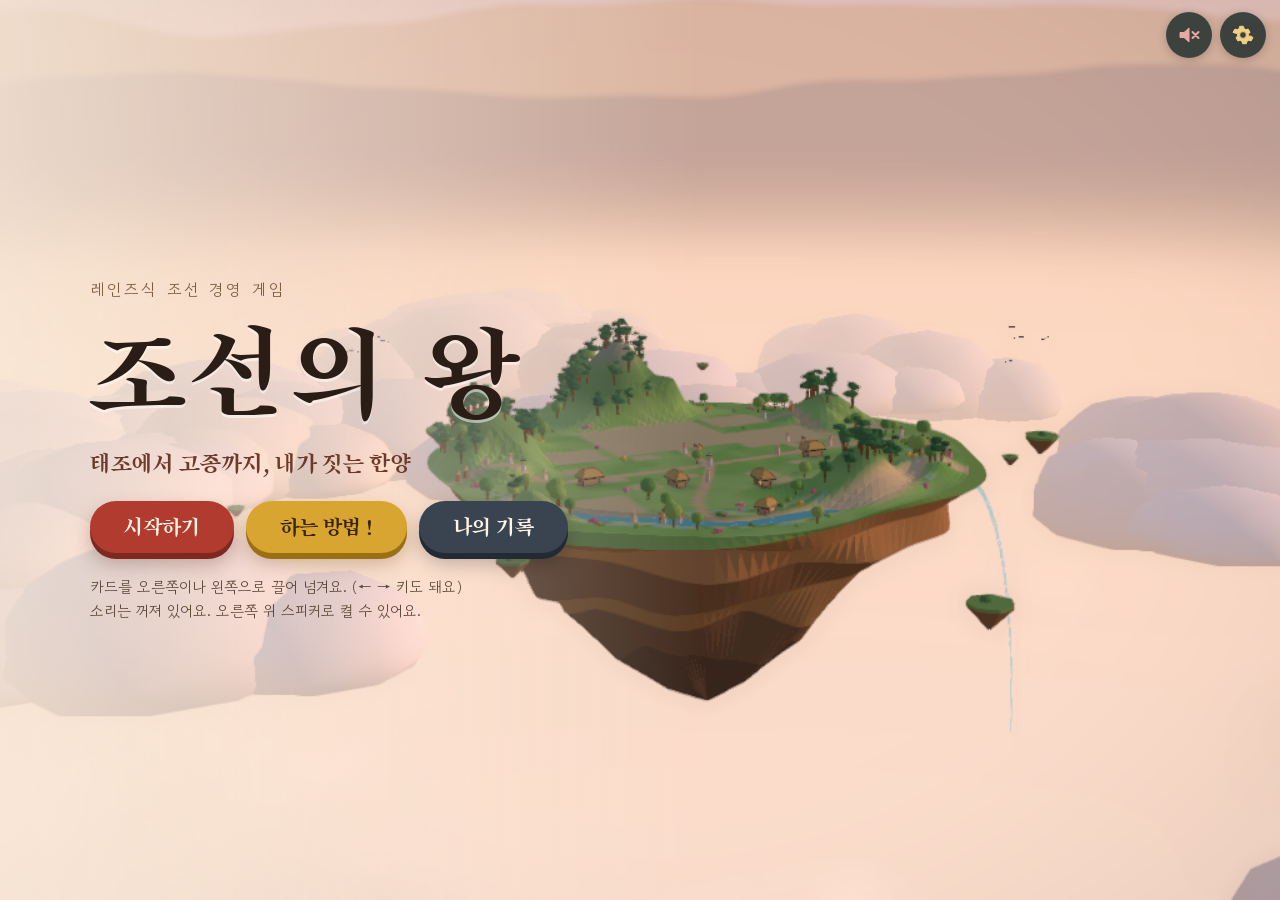
<file: index.html>
<!doctype html>
<html lang="ko">
<head>
<meta charset="utf-8">
<meta name="viewport" content="width=device-width, initial-scale=1, viewport-fit=cover">
<title>조선의 왕</title>
<!-- 배포할 때마다 ?v= 숫자를 올린다(캐시) -->
<link rel="stylesheet" href="engine/engine.css?v=44">
</head>
<body>
<div id="app">
  <canvas id="gl"></canvas>
  <div id="labels"></div>
  <div id="skyText" aria-hidden="true"></div>
  <div id="zoneAlert" role="status"></div>
  <!-- 돌발 이벤트(10-13): 터지는 순간의 큰 글씨 · 사관의 한 줄 · 낡은 지도 -->
  <div id="evBanner" aria-live="polite"><div class="eb-kind"></div><div class="eb-name"></div></div>
  <div id="sagwanLine" aria-live="polite"><span class="sl-who">사관</span><span class="sl-text"></span></div>
  <div id="evMap" aria-hidden="true"><svg viewBox="0 0 200 140"><path d="M8 14 Q60 4 100 12 T192 10 L188 128 Q130 136 96 128 T12 132 Z" fill="#efe0bc" stroke="#9a7a4a" stroke-width="3"/><path d="M30 100 L60 60 L80 82 L110 40 L140 78 L160 64 L176 96" fill="none" stroke="#6b5a3a" stroke-width="3" stroke-linejoin="round"/><path d="M40 112 Q80 98 120 110 T180 104" fill="none" stroke="#5fa6b8" stroke-width="3"/><path d="M50 120 C70 90 100 90 104 58" fill="none" stroke="#a33" stroke-width="2.5" stroke-dasharray="5 5"/><path d="M96 34 l16 16 M112 34 l-16 16" stroke="#c0392b" stroke-width="6" stroke-linecap="round"/></svg></div>

  <div id="hud">
    <div id="stage"><span class="seal" id="stageSeal"></span><span id="stageName"></span><span id="trueSeal" title="진엔딩: 실제 역사대로">實錄</span></div>
    <!-- 왕의 마음(10-13-2, 게임 속 일): 임금 메달 옆 붓에 먹이 차오른다. 기질이 붙으면 그 아래 -->
    <div id="kingMind" style="display:none"><div class="km-medal"><div class="km-mask"><img class="km-face" alt=""></div><span class="km-cap">왕의 마음</span></div><div class="km-brush" title="왕의 마음 (게임 속 일)"><div class="km-ink"></div><span class="km-tip"></span></div><div class="km-trait" style="display:none"><span class="kt-icon"></span><span class="kt-text"><span class="kt-name"></span><span class="kt-tip"></span></span></div></div>
    <!-- 왕별 장치(설계서 2장): 세종 발명 진행도 0~6 두루마리 눈금 -->
    <div id="devBar" style="display:none"><span id="devName"></span><span id="devTicks"></span><span id="devNum"></span><span id="devDelta"></span></div>
    <div class="topbtns">
      <button id="btnScroll" class="ibtn" aria-label="사관의 두루마리" title="사관의 두루마리 다시 보기" style="display:none">
        <svg viewBox="0 0 24 24"><path d="M6 3.5h11a3 3 0 0 1 3 3V8h-3v11.5a2 2 0 0 1-2 2H6a3 3 0 0 1-3-3V17h3z" opacity=".9"/><path fill="#23302f" d="M8.5 8h6v1.4h-6zM8.5 11h6v1.4h-6zM8.5 14h4.5v1.4H8.5z"/></svg>
      </button>
      <button id="btnHome" class="ibtn" aria-label="첫 화면" title="첫 화면으로">
        <svg viewBox="0 0 24 24"><path d="M12 3.5L2.5 11.5h2.8V20h5v-5.2h3.4V20h5v-8.5h2.8z"/></svg>
      </button>
      <button id="btnSound" class="ibtn off" aria-label="소리 켜기" title="소리 켜기/끄기">
        <svg viewBox="0 0 24 24"><path d="M3 9.5h4l5-4.5v14l-5-4.5H3z"/><path class="wave" d="M15.5 8.5a5 5 0 0 1 0 7M18 6a8.5 8.5 0 0 1 0 12" fill="none" stroke-width="2" stroke-linecap="round"/><path class="cross" d="M15.5 9l6 6M21.5 9l-6 6" fill="none" stroke-width="2" stroke-linecap="round"/></svg>
      </button>
      <button id="btnSet" class="ibtn" aria-label="설정" title="설정">
        <svg viewBox="0 0 24 24"><path d="M12 8.6a3.4 3.4 0 1 0 0 6.8 3.4 3.4 0 0 0 0-6.8zm8.2 4.6l1.8 1.4-2 3.4-2.2-.8a7.6 7.6 0 0 1-2 1.2l-.4 2.3h-3.9l-.4-2.3a7.6 7.6 0 0 1-2-1.2l-2.2.8-2-3.4 1.8-1.4a7.7 7.7 0 0 1 0-2.4L2 9.4l2-3.4 2.2.8a7.6 7.6 0 0 1 2-1.2L8.6 3.3h3.9l.4 2.3a7.6 7.6 0 0 1 2 1.2l2.2-.8 2 3.4-1.8 1.4a7.7 7.7 0 0 1 0 2.4z"/></svg>
      </button>
    </div>
  </div>

  <section id="panel">
    <div id="gauges"></div>
    <div id="deck">
      <div class="card-back"></div>
      <div id="card">
        <div class="choice left" id="chL"></div>
        <div class="choice right" id="chR"></div>
        <div id="outside">교과서 밖</div>
        <div id="gameTag">게임 속 일</div>
        <div id="chainTag"></div>
        <div class="por-wrap"><img id="portrait" alt="" draggable="false"></div>
        <div class="who-line"><span id="who"></span><span id="whoTitle"></span></div>
        <div id="runBox"><span class="run-label" id="runLabel">이번 생에서</span><span id="runText"></span></div>
        <div id="stamp" aria-hidden="true">그래도<br>역사는<br>흘렀다</div>
        <div id="realLabel">📜 실제 역사</div>
        <div id="crisisName"></div>
        <p id="text"></p>
        <p id="similar"></p>
        <div id="turn"></div>
        <div id="hand" aria-hidden="true"><svg viewBox="0 0 48 48"><path d="M19 22V8.5a3 3 0 0 1 6 0V20l.4-.1a3 3 0 0 1 3.6 2.2l.2.1a3 3 0 0 1 4 2.3 3 3 0 0 1 4.6 2.4V33c0 6.6-4.6 11-11 11h-2c-4 0-6.7-1.8-8.8-5.3l-5.6-9.4a2.8 2.8 0 0 1 4.6-3.2L19 30z"/></svg><span>끌어서 넘겨요</span></div>
      </div>
    </div>
    <div id="hint"><span id="hintL"></span><span id="hintR"></span></div>
    <div id="chance"><span id="chanceL"></span><span id="chanceR"></span></div>
    <div id="altFan" aria-live="polite"></div>
    <button id="altBtn" type="button"><span class="ab-up">↑ 다른 길</span><span id="altLabel"></span><span id="altWhy"></span></button>
    <div id="grainMark" aria-hidden="true"></div>
    <div id="luck" aria-live="polite"><div class="coin"><span>運</span></div><div id="luckText"></div></div>
    <div id="boxReveal" aria-live="polite"><div class="br-box"></div><div class="br-res"></div><div class="br-word"></div></div>
    <div id="held" aria-live="polite"><div class="h-scroll"><div class="h-stamp">버팀</div><div id="heldName"></div><div id="heldLine"></div></div></div>
    <div id="result"></div>
  </section>

  <div id="title">
    <div class="t-box">
      <div class="t-small" id="tSmall"></div>
      <h1 id="tTitle">조선의 왕</h1>
      <div class="t-sub">태조에서 고종까지, 내가 짓는 한양</div>
      <div class="t-btns">
        <button id="btnContinue" class="big hide">이어 하기</button>
        <button id="btnNew" class="big">시작하기</button>
        <button id="btnHow" class="big how">하는 방법 !</button>
        <button id="btnRecords" class="big ghost">나의 기록</button>
      </div>
      <div class="t-note">카드를 오른쪽이나 왼쪽으로 끌어 넘겨요. (← → 키도 돼요)<br>소리는 꺼져 있어요. 오른쪽 위 스피커로 켤 수 있어요.</div>
    </div>
  </div>

  <div id="quiz" class="modal hide">
    <div class="m-box q-box">
      <div class="q-head"><span id="qNum"></span><span id="qOutside" class="tag-out">교과서 밖</span></div>
      <p id="qText"></p>
      <div id="qOpts"></div>
      <div id="qFeedback"></div>
      <button id="qNext" class="big hide">다음 질문</button>
    </div>
  </div>

  <div id="fall" class="modal bottom hide">
    <div class="m-box f-box">
      <img id="fallPortrait" alt="">
      <h2>실각</h2>
      <div id="fallCrisis"></div>
      <div id="fallName"></div>
      <p id="fallMsg"></p>
      <p id="fallReal"></p>
      <p id="fallHint"></p>
      <div class="btns"><button id="btnRetry">같은 왕 다시</button><button id="btnFallKings">다른 왕 고르기</button><button id="btnFallHome" class="ghost">첫 화면</button></div>
    </div>
  </div>

  <div id="intro" class="modal hide">
    <div class="m-box in-box">
      <div class="in-head"><span id="inSeal" class="in-seal"></span><div><div id="inKing"></div><h2 id="inTitle"></h2></div></div>
      <div id="inPage"><p id="inText"></p></div>
      <div id="inSrc"></div>
      <div id="inLevel"></div>
      <div id="inStart"></div>
      <div id="inDots"></div>
      <div class="in-btns"><button id="inBack" style="display:none">← 앞 장</button><button id="inGo">나라를 다스리러 간다 →</button></div>
    </div>
  </div>

  <!-- 하는 방법(첫 화면 「하는 방법 !」): 네 장. 첫 장은 직접 끌어 보는 연습 카드 두 장 -->
  <div id="howTo" class="modal hide">
    <div class="m-box in-box how-box">
      <div id="hwPage"></div>
      <div id="hwDots"></div>
      <div class="in-btns"><button id="hwBack" style="display:none">← 앞 장</button><button id="hwGo">다음 장 →</button></div>
      <button id="hwClose" class="hw-x" aria-label="닫기">✕</button>
    </div>
  </div>

  <div id="kingPick" class="modal hide">
    <div class="m-box kp-box"><h3>어느 왕으로 할까요?</h3><div id="kpList"></div><button data-close="kingPick" class="close">닫기</button></div>
  </div>

  <div id="diffPick" class="modal hide">
    <div class="m-box dp-box"><h3 id="dpHead">난이도를 골라요</h3><div id="dpList"></div><button data-close="diffPick" class="close">닫기</button></div>
  </div>

  <div id="warnFirst" class="modal hide" role="alertdialog">
    <div class="m-box wf-box"><div id="wfIcon"></div><p id="wfText"></p><p id="wfSub"></p><button id="wfOk">알겠어요</button></div>
  </div>

  <div id="compare" class="modal hide">
    <div class="m-box c-box">
      <div class="c-head"><span id="cmpKing"></span><h3>나의 역사 vs 실제 역사</h3></div>
      <div id="cmpTrue"><div class="ct-label">실제 역사와 같은 사건</div><div id="cmpTrueN"></div><div id="cmpTrueLeft"></div></div>
      <div class="c-cols"><div class="c-col-h">나의 실록</div><div class="c-col-h">실제 실록</div></div>
      <div id="cmpRows"></div>
      <div id="cmpSum"></div>
      <div id="cmpMerge"></div>
      <div class="btns"><button id="btnCmpNext">사관이 실제 역사를 묻습니다 →</button></div>
    </div>
  </div>

  <div id="ending" class="modal hide">
    <div class="m-box end-box">
      <div class="end-scrolls"><div class="es mine">나의 실록</div><div class="es real">실제 실록</div></div>
      <div class="end-seal">實錄</div>
      <div id="endKind"></div>
      <div id="endTitle"></div>
      <div id="endDiff"></div>
      <p id="endLine"></p>
      <div id="endCount"></div>
      <div id="endPreview" class="small">(미리 보기 — 특별 연출은 다섯 왕이 모두 들어온 뒤 채워요)</div>
      <div class="btns"><button data-close="ending">닫기</button></div>
    </div>
  </div>

  <div id="soon" class="modal bottom hide">
    <div class="m-box e-box">
      <div class="e-small" id="soonHead"></div>
      <h2>사관 기록</h2>
      <div id="soonQuiz"></div>
      <div id="soonTrue"></div>
      <div id="soonTitles" class="e-title"></div>
      <div id="soonVals"></div>
      <div id="soonBuilt"></div>
      <p id="soonNext"></p>
      <div class="btns"><button id="btnAgain">같은 왕 다시</button><button id="btnOtherKing">다른 왕 고르기</button><button id="btnSoonHome" class="ghost">첫 화면</button><button id="btnSoonRecords" class="ghost">나의 기록</button></div>
    </div>
  </div>

  <div id="records" class="modal hide">
    <div class="m-box r-box">
      <h3>나의 기록</h3>
      <div id="recSummary"></div>
      <h4>도감</h4><ul id="recCodex"></ul>
      <h4>칭호</h4><ul id="recTitles"></ul>
      <h4>실각 기록</h4><ul id="recFalls"></ul>
      <h4>위기 도감</h4><ul id="recCrisis" class="cx-crisis"></ul>
      <h4>돌발 사건 <small>(게임 속 일)</small></h4><ul id="recEvents" class="rec-events"></ul>
      <h4>버틴 위기</h4><ul id="recHeld" class="rec-held"></ul>
      <h4>갈림길</h4><ul id="recPaths" class="rec-paths"></ul>
      <h4>서가</h4><div id="recShelf" class="rec-shelf"></div>
      <h4>기록관 — 나의 역사 vs 실제 역사</h4><ul id="recArchive" class="rec-archive"></ul>
      <button data-close="records" class="close">닫기</button>
    </div>
  </div>

  <div id="settings" class="modal side hide">
    <div class="m-box s-box">
      <h3>설정</h3>
      <div class="row"><span>화질</span>
        <label><input type="radio" name="tier" value="auto">자동</label>
        <label><input type="radio" name="tier" value="high">높음</label>
        <label><input type="radio" name="tier" value="normal">보통</label>
        <label><input type="radio" name="tier" value="low">낮음</label>
      </div>
      <div class="row small" id="tierNow"></div>
      <div class="row"><label><input type="checkbox" id="optSound">효과음</label><label><input type="checkbox" id="optMusic">음악</label></div>
      <div class="row"><span>난이도</span><select id="optDiff"></select></div>
      <div class="row small" id="diffNote"></div>
      <div class="row"><label><input type="checkbox" id="optShort">짧은 생 (꼭 나올 카드만)</label></div>
      <h4>기록 코드</h4>
      <div class="row small">다른 기기에서 이어 하려면 코드를 복사해 두었다가 그 기기에서 붙여 넣으세요.</div>
      <textarea id="codeBox" rows="3" spellcheck="false" placeholder="여기에 기록 코드가 나와요 / 붙여 넣어요"></textarea>
      <div class="row"><button id="btnExport">코드 만들기</button><button id="btnCopy">복사</button><button id="btnImport">불러오기</button></div>
      <div class="row small" id="codeMsg"></div>
      <div class="row small warn" id="saveWarn" style="display:none">이 기기에서는 저장이 되지 않아요. 기록 코드를 써 주세요.</div>
      <div class="row"><button id="btnWipe" class="danger">이 기기의 기록 지우기</button><button data-close="settings">닫기</button></div>
    </div>
  </div>

  <div id="debug" class="hide"></div>
  <div id="lost" class="hide"><p>그래픽을 다시 불러오는 중…</p></div>
  <div id="loading"><p>섬을 띄우는 중…</p></div>
</div>
<script src="engine/lib/three.min.js?v=44"></script>
<script src="engine/toy.js?v=44"></script>
<script src="engine/props.js?v=44"></script>
<script src="eras/joseon/map.js?v=44"></script>
<script src="eras/joseon/models.js?v=44"></script>
<script src="eras/joseon/models-taejo.js?v=44"></script>
<script src="eras/joseon/models-sejong.js?v=44"></script>
<script src="eras/joseon/models-seonjo.js?v=44"></script>
<script src="eras/joseon/models-yeongjo.js?v=44"></script>
<script src="eras/joseon/models-gojong.js?v=44"></script>
<script src="eras/joseon/era.js?v=44"></script>
<!-- 데이터: 공통 + 왕별 (왕이 늘면 그 왕 폴더의 두 줄을 더한다) -->
<script src="eras/joseon/data/common/roles.js?v=44"></script>
<script src="eras/joseon/data/common/records.js?v=44"></script>
<script src="eras/joseon/data/common/stages.js?v=44"></script>
<script src="eras/joseon/data/common/scrolls.js?v=44"></script>
<script src="eras/joseon/data/common/daily.js?v=44"></script>
<script src="eras/joseon/data/taejo/cards.js?v=44"></script>
<script src="eras/joseon/data/taejo/quizzes.js?v=44"></script>
<script src="eras/joseon/data/taejo/more.js?v=44"></script>
<script src="eras/joseon/data/taejo/quizzes-more.js?v=44"></script>
<script src="eras/joseon/data/taejo/events.js?v=44"></script>
<script src="eras/joseon/data/taejo/routes.js?v=44"></script>
<script src="eras/joseon/data/taejo/v2.js?v=44"></script>
<script src="eras/joseon/data/sejong/cards.js?v=44"></script>
<script src="eras/joseon/data/sejong/quizzes.js?v=44"></script>
<script src="eras/joseon/data/sejong/v2.js?v=44"></script>
<script src="eras/joseon/data/sejong/more.js?v=44"></script>
<script src="eras/joseon/data/sejong/quizzes-more.js?v=44"></script>
<script src="eras/joseon/data/sejong/events.js?v=44"></script>
<script src="eras/joseon/data/sejong/routes.js?v=44"></script>
<script src="eras/joseon/data/seonjo/cards.js?v=44"></script>
<script src="eras/joseon/data/seonjo/quizzes.js?v=44"></script>
<script src="eras/joseon/data/seonjo/events.js?v=44"></script>
<script src="eras/joseon/data/seonjo/v2.js?v=44"></script>
<script src="eras/joseon/data/seonjo/more.js?v=44"></script>
<script src="eras/joseon/data/seonjo/quizzes-more.js?v=44"></script>
<script src="eras/joseon/data/seonjo/routes.js?v=44"></script>
<script src="eras/joseon/data/yeongjo/cards.js?v=44"></script>
<script src="eras/joseon/data/yeongjo/quizzes.js?v=44"></script>
<script src="eras/joseon/data/yeongjo/events.js?v=44"></script>
<script src="eras/joseon/data/yeongjo/more.js?v=44"></script>
<script src="eras/joseon/data/yeongjo/quizzes-more.js?v=44"></script>
<script src="eras/joseon/data/yeongjo/routes.js?v=44"></script>
<script src="eras/joseon/data/gojong/cards.js?v=44"></script>
<script src="eras/joseon/data/gojong/quizzes.js?v=44"></script>
<script src="eras/joseon/data/gojong/events.js?v=44"></script>
<script src="eras/joseon/data/gojong/more.js?v=44"></script>
<script src="eras/joseon/data/gojong/quizzes-more.js?v=44"></script>
<script src="eras/joseon/data/gojong/routes.js?v=44"></script>
<script src="engine/terms.js?v=44"></script>
<script src="engine/save.js?v=44"></script>
<script src="engine/world.js?v=44"></script>
<script src="engine/audio.js?v=44"></script>
<script src="engine/cards.js?v=44"></script>
<script src="engine/quiz.js?v=44"></script>
<script src="engine/cond.js?v=44"></script>
<script src="engine/crisis.js?v=44"></script>
<script src="engine/events.js?v=44"></script>
<script src="engine/evfx.js?v=44"></script>
<script src="engine/game.js?v=44"></script>
<script src="engine/ui.js?v=44"></script>
<script src="engine/main.js?v=44"></script>
</body>
</html>
</file>
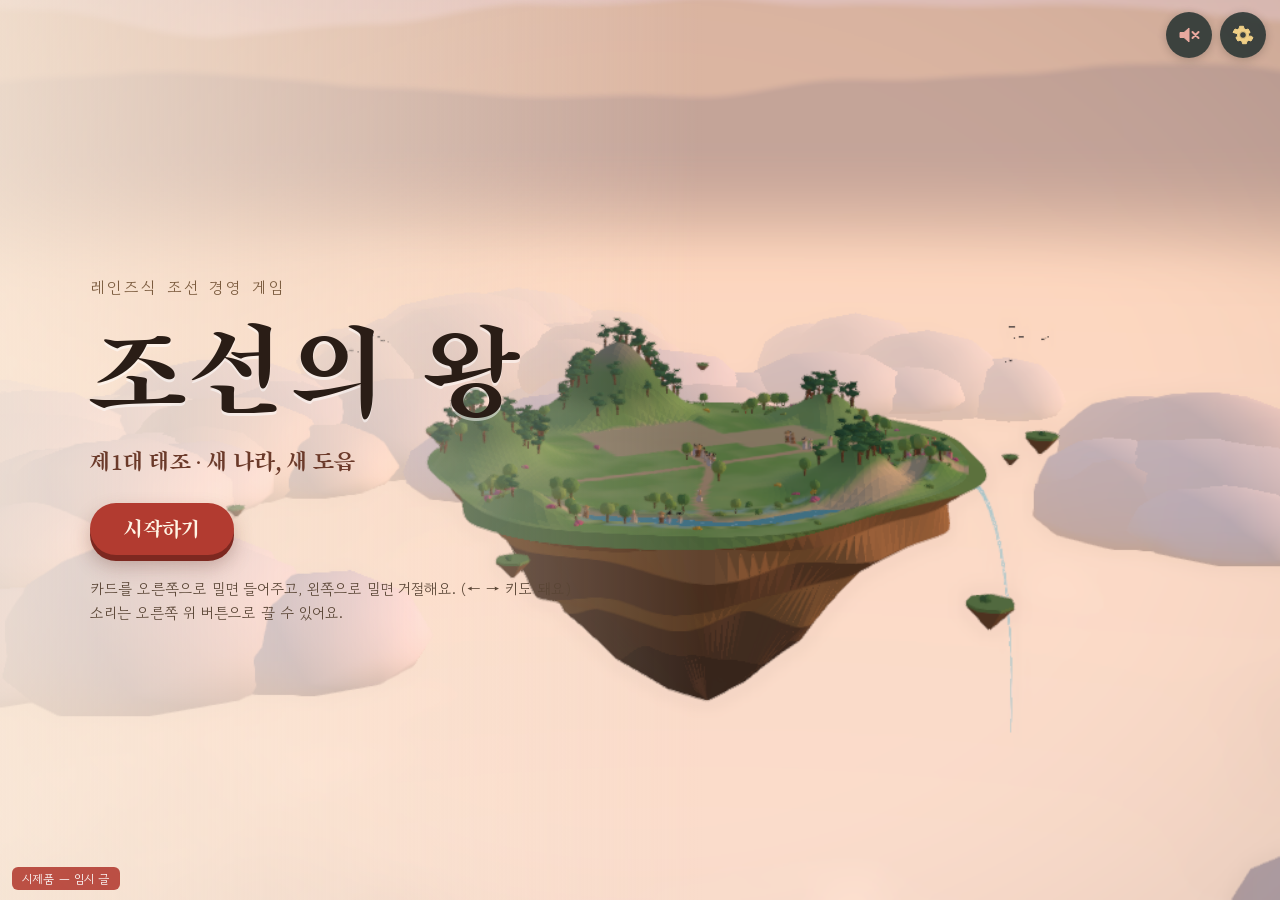
<file: prototype/index.html>
<!doctype html>
<html lang="ko">
<head>
<meta charset="utf-8">
<meta name="viewport" content="width=device-width, initial-scale=1, viewport-fit=cover">
<title>조선의 왕 — 태조 (그래픽 시제품)</title>
<link rel="stylesheet" href="css/style.css">
</head>
<body>
<div id="app">
  <canvas id="gl"></canvas>
  <div id="labels"></div>

  <div id="hud">
    <div id="stage"><span class="seal">太祖</span><span>태조 · 새 도읍 한양</span></div>
    <div class="topbtns">
      <button id="btnSound" class="ibtn" aria-label="소리 끄기" title="소리 켜기/끄기">
        <svg viewBox="0 0 24 24"><path d="M3 9.5h4l5-4.5v14l-5-4.5H3z"/><path class="wave" d="M15.5 8.5a5 5 0 0 1 0 7M18 6a8.5 8.5 0 0 1 0 12" fill="none" stroke-width="2" stroke-linecap="round"/><path class="cross" d="M15.5 9l6 6M21.5 9l-6 6" fill="none" stroke-width="2" stroke-linecap="round"/></svg>
      </button>
      <button id="btnSet" class="ibtn" aria-label="설정" title="설정">
        <svg viewBox="0 0 24 24"><path d="M12 8.6a3.4 3.4 0 1 0 0 6.8 3.4 3.4 0 0 0 0-6.8zm8.2 4.6l1.8 1.4-2 3.4-2.2-.8a7.6 7.6 0 0 1-2 1.2l-.4 2.3h-3.9l-.4-2.3a7.6 7.6 0 0 1-2-1.2l-2.2.8-2-3.4 1.8-1.4a7.7 7.7 0 0 1 0-2.4L2 9.4l2-3.4 2.2.8a7.6 7.6 0 0 1 2-1.2L8.6 3.3h3.9l.4 2.3a7.6 7.6 0 0 1 2 1.2l2.2-.8 2 3.4-1.8 1.4a7.7 7.7 0 0 1 0 2.4z"/></svg>
      </button>
    </div>
  </div>

  <section id="panel">
    <div id="gauges"></div>
    <div id="deck">
      <div class="card-back"></div>
      <div id="card">
        <div class="choice left" id="chL"></div>
        <div class="choice right" id="chR"></div>
        <div class="por-wrap"><img id="portrait" alt="" draggable="false"></div>
        <div class="who-line"><span id="who"></span><span id="whoTitle"></span></div>
        <p id="text"></p>
        <div id="turn"></div>
      </div>
    </div>
    <div id="hint"><span>← 거절한다</span><span>들어준다 →</span></div>
    <div id="result"></div>
  </section>

  <div id="title">
    <div class="t-box">
      <div class="t-small">레인즈식 조선 경영 게임</div>
      <h1>조선의 왕</h1>
      <div class="t-sub">제1대 태조 · 새 나라, 새 도읍</div>
      <button id="btnStart" class="big">시작하기</button>
      <div class="t-note">카드를 오른쪽으로 밀면 들어주고, 왼쪽으로 밀면 거절해요. (← → 키도 돼요)<br>소리는 오른쪽 위 버튼으로 끌 수 있어요.</div>
    </div>
  </div>

  <div id="end" class="hide">
    <div class="e-box">
      <div class="e-small">새 도읍이 완성되었습니다</div>
      <h2>나의 한양</h2>
      <div class="e-title">칭호 「새 도읍의 주인」</div>
      <div id="endSummary"></div>
      <div class="btns"><button id="btnAgain">다시 하기</button><button id="btnFallPreview" class="ghost">실각 장면 보기</button></div>
    </div>
  </div>

  <div id="fall" class="hide">
    <div class="f-box">
      <img id="fallPortrait" alt="">
      <h2>실각</h2>
      <p id="fallMsg"></p>
      <div class="btns"><button id="btnAgain2">다시 하기</button></div>
    </div>
  </div>

  <div id="settings" class="hide">
    <h3>설정</h3>
    <div class="row"><span>화질</span>
      <label><input type="radio" name="tier" value="auto">자동</label>
      <label><input type="radio" name="tier" value="high">높음</label>
      <label><input type="radio" name="tier" value="normal">보통</label>
      <label><input type="radio" name="tier" value="low">낮음</label>
    </div>
    <div class="row small" id="tierNow"></div>
    <div class="row"><label><input type="checkbox" id="optSound">효과음</label><label><input type="checkbox" id="optMusic">음악</label></div>
    <div class="row small">주소 끝에 ?q=low 를 붙이면 화질을 낮음으로 고정해요.</div>
    <button id="btnSetClose">닫기</button>
  </div>

  <div id="proto">시제품 — 임시 글</div>
  <div id="debug" class="hide"></div>
  <div id="lost" class="hide"><p>그래픽을 다시 불러오는 중…</p></div>
  <div id="loading"><p>섬을 띄우는 중…</p></div>
</div>
<script src="lib/three.min.js"></script>
<script src="js/toy.js"></script>
<script src="js/models.js"></script>
<script src="js/world.js"></script>
<script src="js/audio.js"></script>
<script src="js/game.js"></script>
<script src="js/main.js"></script>
</body>
</html>
</file>
<file: engine/engine.css>
@font-face { font-family: 'JKTitle'; src: url('fonts/SongMyung-sub.woff2') format('woff2'); font-display: swap; }
@font-face { font-family: 'JKBody'; src: url('fonts/GowunDodum-sub.woff2') format('woff2'); font-display: swap; }

:root {
  --ink: #2a211b;
  --paper: #f5ecd6;
  --paper2: #eadcbc;
  --lacquer: #23302f;
  --lacquer2: #2f4341;
  --gold: #f0cf86;
  --red: #b23b30;
  --green: #2f7f6f;
  --blue: #2f5f8c;
  --panel-w: clamp(300px, 30vw, 400px);
}
* { box-sizing: border-box; }
html, body { margin: 0; height: 100%; overflow: hidden; background: #f2ddca; color: var(--ink);
  font-family: 'JKBody', 'Malgun Gothic', 'Apple SD Gothic Neo', sans-serif; -webkit-tap-highlight-color: transparent; user-select: none; }
#app { position: fixed; inset: 0; }
#gl { position: absolute; inset: 0; width: 100%; height: 100%; display: block; touch-action: none; }
.hide { display: none !important; }
button { font-family: inherit; }

/* 흔들림 */
body.shake #app { animation: shake .42s cubic-bezier(.36,.07,.19,.97); }
@keyframes shake { 10%,90% { transform: translate(-1px, 1px); } 20%,80% { transform: translate(3px, -1px); } 30%,50%,70% { transform: translate(-4px, 2px); } 40%,60% { transform: translate(4px, -2px); } }

/* 위쪽 띠 */
#hud { position: absolute; top: 0; left: 0; right: 0; display: flex; justify-content: space-between; align-items: flex-start; padding: 12px 14px; pointer-events: none; z-index: 20; }
#stage { display: flex; align-items: center; gap: 10px; font-family: 'JKTitle', serif; font-size: 20px; color: #2a211b; background: rgba(245,236,214,.82); padding: 6px 14px 6px 6px; border-radius: 999px; box-shadow: 0 2px 10px rgba(60,40,20,.15); opacity: 0; transition: opacity .8s; }
body.playing #stage { opacity: 1; }
.seal { display: inline-grid; place-items: center; width: 34px; height: 34px; border-radius: 8px; background: var(--red); color: #fbe9d0; font-size: 14px; font-family: 'JKTitle', serif; letter-spacing: -1px; }
.topbtns { display: flex; gap: 8px; pointer-events: auto; }
.ibtn { width: 46px; height: 46px; border-radius: 50%; border: 0; background: rgba(35,48,47,.86); color: var(--gold); display: grid; place-items: center; cursor: pointer; box-shadow: 0 2px 10px rgba(0,0,0,.2); }
.ibtn svg { width: 24px; height: 24px; fill: currentColor; stroke: currentColor; }
.ibtn .cross { display: none; }
.ibtn.off .wave { display: none; }
.ibtn.off .cross { display: inline; }
.ibtn.off { color: #e9a99f; }

/* 카드 자리 */
#panel { position: absolute; top: 0; bottom: 0; right: 0; width: var(--panel-w); margin-right: 18px; display: flex; flex-direction: column; justify-content: center; gap: 14px; z-index: 10; pointer-events: none; opacity: 0; transform: translateX(30px); transition: opacity .7s, transform .7s; }
body.playing #panel { opacity: 1; transform: none; }
body.over #panel { opacity: 0 !important; pointer-events: none; }
#gauges { display: flex; justify-content: space-around; background: linear-gradient(var(--lacquer2), var(--lacquer)); border-radius: 16px; padding: 10px 6px 8px; box-shadow: 0 6px 18px rgba(30,30,30,.25), inset 0 0 0 2px rgba(240,207,134,.25); position: relative; }
#gauges::before { content: ''; position: absolute; left: 10px; right: 10px; top: 0; height: 5px; border-radius: 0 0 4px 4px; background: repeating-linear-gradient(90deg, var(--red) 0 14px, var(--gold) 14px 20px, var(--green) 20px 34px, var(--blue) 34px 40px); opacity: .9; }
.gauge { display: flex; flex-direction: column; align-items: center; width: 64px; position: relative; }
.g-icon { position: relative; width: 40px; height: 40px; }
.g-icon svg { position: absolute; inset: 0; width: 40px; height: 40px; }
.g-bg { fill: rgba(240,207,134,.22); }
.g-fill { fill: var(--gold); }
.g-fillwrap { position: absolute; inset: 0; transition: clip-path .8s cubic-bezier(.3,1.4,.5,1); }
.g-name { font-size: 13px; color: #e8dcc0; margin-top: 2px; }
.g-dot { width: 8px; height: 8px; border-radius: 50%; background: #fff3d0; margin-top: 4px; transform: scale(0); transition: transform .2s; box-shadow: 0 0 8px #ffe7a0; }
.gauge.pv .g-dot { transform: scale(.7); }
.gauge.pv-big .g-dot { transform: scale(1.35); }
.gauge.pv .g-icon { filter: drop-shadow(0 0 6px #ffe7a0); }
.gauge.up .g-icon { animation: gup .8s; }
.gauge.down .g-icon { animation: gdown .8s; }
@keyframes gup { 30% { transform: scale(1.18); filter: drop-shadow(0 0 8px #b8f0a0); } }
@keyframes gdown { 30% { transform: scale(.88) rotate(-6deg); filter: drop-shadow(0 0 8px #ff8f80); } }

#deck { position: relative; aspect-ratio: 0.8; width: 100%; max-height: 66vh; margin: 0 auto; perspective: 900px; pointer-events: auto; }
.card-back { position: absolute; inset: 8px 4px -10px 4px; border-radius: 18px; background-color: #e3cfa6; box-shadow: 0 10px 24px rgba(30,30,30,.22), inset 0 0 0 2px #f4e6c8, inset 0 0 0 8px #d8c194; opacity: 0; transition: opacity .4s;
  background-image: radial-gradient(circle at 50% 46%, rgba(178,59,48,.9) 0 26px, transparent 27px), radial-gradient(circle at 50% 46%, transparent 0 34px, rgba(178,59,48,.35) 35px 37px, transparent 38px), repeating-linear-gradient(45deg, rgba(120,80,30,.06) 0 6px, transparent 6px 12px); }
#deck.show .card-back { opacity: 1; }
#card { position: absolute; inset: 0; border-radius: 18px; padding: 14px 16px 16px; cursor: grab; touch-action: none; display: flex; flex-direction: column; opacity: 0;
  background-color: var(--paper);
  background-image: url("data:image/svg+xml,%3Csvg xmlns='http://www.w3.org/2000/svg' width='160' height='160'%3E%3Cfilter id='n'%3E%3CfeTurbulence type='fractalNoise' baseFrequency='.9' numOctaves='3' stitchTiles='stitch'/%3E%3CfeColorMatrix values='0 0 0 0 .45 0 0 0 0 .35 0 0 0 0 .2 0 0 0 .09 0'/%3E%3C/filter%3E%3Crect width='160' height='160' filter='url(%23n)'/%3E%3C/svg%3E");
  box-shadow: 0 14px 30px rgba(40,25,10,.28), inset 0 0 0 2px #fff7e6, inset 0 0 0 7px var(--paper2); }
#card:active { cursor: grabbing; }
.por-wrap { position: relative; flex: 1 1 0; min-height: 0; display: flex; justify-content: center; }
#portrait { height: 100%; width: auto; aspect-ratio: 1; max-width: 100%; object-fit: cover; border-radius: 50% 50% 14px 14px / 46% 46% 14px 14px; box-shadow: inset 0 0 0 3px rgba(255,255,255,.4), 0 4px 0 rgba(90,60,30,.15); pointer-events: none; }
.who-line { display: flex; align-items: baseline; justify-content: center; gap: 8px; margin-top: 8px; }
#who { font-family: 'JKTitle', serif; font-size: 25px; }
#whoTitle { font-size: 13px; color: #fff; background: var(--green); padding: 1px 8px; border-radius: 999px; }
#text { margin: 6px 2px 0; font-size: clamp(16px, 1.45vw, 19px); line-height: 1.5; text-align: center; word-break: keep-all; min-height: 4.5em; }
#turn { position: absolute; top: 14px; right: 18px; font-size: 12px; color: #8a6b4a; }
.choice { position: absolute; top: 18px; z-index: 2; max-width: 60%; padding: 6px 12px; border-radius: 10px; font-family: 'JKTitle', serif; font-size: 19px; opacity: 0; pointer-events: none; box-shadow: 0 3px 10px rgba(0,0,0,.2); }
.choice.left { left: 14px; background: #3a4450; color: #f3ead6; transform: rotate(-6deg); }
.choice.right { right: 14px; background: var(--red); color: #fff3e2; transform: rotate(6deg); }
#hint { display: flex; justify-content: space-between; font-size: 13px; color: #5a4636; padding: 0 10px; opacity: .8; }
#result { position: absolute; left: 0; right: 0; bottom: 18px; margin: 0 auto; width: max-content; max-width: 100%; text-align: center; padding: 10px 16px; border-radius: 12px; background: rgba(35,48,47,.9); color: #f6ead0; font-size: 16px; opacity: 0; transform: translateY(10px); transition: opacity .3s, transform .3s; word-break: keep-all; }
#result.show { opacity: 1; transform: none; }

/* 건물 이름표 */
#labels { position: absolute; inset: 0; pointer-events: none; z-index: 5; overflow: hidden; }
.b-label { position: absolute; left: 0; top: 0; font-family: 'JKTitle', serif; font-size: 20px; color: #2a211b; background: #fbf3df; padding: 4px 12px; border-radius: 10px; white-space: nowrap; box-shadow: 0 4px 12px rgba(60,40,20,.25); border-bottom: 3px solid var(--red); }
.b-label::after { content: ''; position: absolute; left: 50%; bottom: -9px; margin-left: -6px; border: 6px solid transparent; border-top-color: var(--red); }

/* 제목 화면 */
#title { position: absolute; inset: 0; z-index: 30; display: flex; align-items: center; padding-left: 7vw; background: linear-gradient(90deg, rgba(250,236,220,.75), rgba(250,236,220,0) 55%); transition: opacity .8s; }
.t-box { max-width: 520px; }
.t-small { font-size: 16px; color: #7b5b3e; letter-spacing: .2em; }
#title h1 { font-family: 'JKTitle', serif; font-weight: normal; font-size: clamp(56px, 9vw, 110px); margin: 6px 0 4px; color: #2a1d16; text-shadow: 0 3px 0 rgba(255,255,255,.5); letter-spacing: .04em; }
.t-sub { font-family: 'JKTitle', serif; font-size: 24px; color: #6b3a2a; }
button.big, .btns button { margin-top: 26px; font-size: 22px; font-family: 'JKTitle', serif; padding: 12px 34px; border: 0; border-radius: 999px; background: var(--red); color: #fff4e4; cursor: pointer; box-shadow: 0 6px 0 #7d2820, 0 10px 20px rgba(80,30,20,.3); }
button.big:active, .btns button:active { transform: translateY(3px); box-shadow: 0 3px 0 #7d2820; }
.t-note { margin-top: 22px; font-size: 15px; color: #5a4636; line-height: 1.6; }

/* 끝 화면 (시제품에서 이어받음) */
.e-box, .f-box { pointer-events: auto; text-align: center; background: rgba(250,242,226,.92); border-radius: 22px; padding: 18px 34px 22px; box-shadow: 0 12px 30px rgba(40,25,10,.3); animation: rise .6s cubic-bezier(.2,1.3,.4,1); }
@keyframes rise { from { transform: translateY(40px); opacity: 0; } }
.e-small { font-size: 15px; color: #7b5b3e; }
.e-box h2, .f-box h2 { font-family: 'JKTitle', serif; font-weight: normal; font-size: 44px; margin: 2px 0; }
.e-title { font-family: 'JKTitle', serif; font-size: 22px; color: var(--red); }
#endSummary { font-size: 14px; color: #6a5440; margin-top: 6px; }
.btns { display: flex; gap: 12px; justify-content: center; }
.btns button { margin-top: 16px; font-size: 19px; padding: 10px 26px; }
.btns button.ghost { background: #3a4450; box-shadow: 0 6px 0 #222a33, 0 10px 20px rgba(0,0,0,.25); }
.f-box { background: rgba(244,238,226,.94); filter: grayscale(1); }
.f-box img { width: 96px; height: 96px; border-radius: 50%; filter: grayscale(1) contrast(1.1); }
.f-box h2 { font-size: 54px; color: #1d1b1b; }
#fallMsg { font-size: 19px; margin: 4px 0 0; }

/* 설정 */

#debug { position: absolute; left: 12px; top: 64px; z-index: 50; background: rgba(0,0,0,.72); color: #b7f7c4; font: 12px/1.45 Consolas, monospace; padding: 8px 10px; border-radius: 8px; max-width: 360px; }
#debug pre { margin: 0; white-space: pre-wrap; font: inherit; }
.dbg-btns { display: flex; gap: 6px; margin-top: 6px; flex-wrap: wrap; }
.dbg-btns button { font: 12px sans-serif; padding: 3px 8px; border-radius: 6px; border: 0; cursor: pointer; }
#lost, #loading { position: absolute; inset: 0; z-index: 60; display: grid; place-items: center; background: #f2ddca; font-family: 'JKTitle', serif; font-size: 24px; color: #5a4636; text-align: center; transition: opacity .6s; }


/* 세로 화면: 카드가 아래로 */
body.portrait #panel { top: auto; left: 0; right: 0; width: auto; margin: 0 auto; max-width: 480px; height: 50vh; padding: 0 14px 34px; gap: 8px; justify-content: flex-end; transform: translateY(30px); }
body.portrait.playing #panel { transform: none; }
body.portrait #deck { aspect-ratio: auto; flex: 1 1 0; min-height: 0; max-height: none; width: 100%; }
body.portrait #text { min-height: 0; font-size: 16px; }
body.portrait #who { font-size: 21px; }
body.portrait #title { align-items: flex-start; padding: 16vh 24px 0; background: linear-gradient(180deg, rgba(250,236,220,.8), rgba(250,236,220,0) 60%); }
body.portrait #stage { font-size: 16px; }
@media (max-height: 700px) { #text { font-size: 16px; min-height: 3.5em; } #who { font-size: 22px; } .g-icon, .g-icon svg { width: 34px; height: 34px; } }

/* ===== 본편(P0) 추가 ===== */
#title.gone { opacity: 0; pointer-events: none; }
#loading.gone { opacity: 0; pointer-events: none; }
.t-btns { display: flex; flex-wrap: wrap; gap: 12px; margin-top: 22px; }
.t-btns button.big { margin-top: 0; }
button.big.ghost, .btns button.ghost { background: #3a4450; box-shadow: 0 6px 0 #222a33, 0 10px 20px rgba(0,0,0,.25); }
/* 하는 방법(첫 화면 「하는 방법 !」) — 두루마리 상자(.in-box)를 그대로 쓰고, 첫 장은 연습 카드 */
button.big.how { background: #d9a531; color: #3a2408; box-shadow: 0 6px 0 #9a6f16, 0 10px 20px rgba(90,60,10,.3); }
#howTo { z-index: 56; background: rgba(30,24,18,.3); }
.how-box { position: relative; width: min(680px, 95%); padding: 18px 28px 16px; }
.hw-x { position: absolute; top: 12px; right: 14px; width: 36px; height: 36px; border-radius: 50%; border: 0; background: rgba(90,60,30,.12); color: #5a3a1e; font-size: 18px; cursor: pointer; }
#hwPage { max-height: 62vh; overflow-y: auto; scrollbar-width: thin; }
#hwDots { display: flex; justify-content: center; gap: 8px; margin: 8px 0 10px; }
#hwDots i { width: 9px; height: 9px; border-radius: 50%; background: #c9b48a; }
#hwDots i.on { background: var(--red); transform: scale(1.25); }
#hwBack { padding: 10px 18px; border-radius: 999px; border: 2px solid #b39a6a; background: transparent; color: #6b4a2a; font-size: 16px; cursor: pointer; font-family: inherit; }
#hwGo { padding: 10px 28px; border-radius: 999px; border: 0; background: var(--lacquer); color: var(--gold); font-size: 18px; cursor: pointer; font-family: inherit; }
#hwGo.wait { opacity: .55; }
.hw-gauges { display: flex; justify-content: center; gap: 18px; margin: 6px 0 4px; }
.hw-g { position: relative; display: flex; flex-direction: column; align-items: center; gap: 2px; width: 56px; }
.hw-g svg { width: 26px; height: 26px; fill: #6b4a2a; }
.hw-bar { width: 14px; height: 46px; border-radius: 7px; background: #e2d3b2; display: flex; align-items: flex-end; overflow: hidden; }
.hw-bar i { display: block; width: 100%; background: #b0482e; transition: height .6s; }
.hw-n { font-size: 13px; color: #5a4030; }
.hw-d { position: absolute; top: 24px; left: 38px; font-size: 18px; opacity: 0; }
.hw-d.show { animation: hwPop 1.6s ease-out; }
.hw-d.plus { color: #2f7a4a; } .hw-d.minus { color: #b0482e; }
@keyframes hwPop { 0% { opacity: 0; transform: translateY(6px) scale(.8); } 20% { opacity: 1; transform: none; } 80% { opacity: 1; } 100% { opacity: 0; } }
.hw-stage { display: flex; justify-content: center; padding: 6px 0; overflow: hidden; }
.hw-card { width: min(400px, 92%); background: #fffaf0; border-radius: 16px; box-shadow: 0 6px 18px rgba(60,35,10,.22); padding: 12px 16px 10px; text-align: center; touch-action: none; user-select: none; cursor: grab; transition: transform .45s ease-out, opacity .45s; }
.hw-card.drag { transition: none; cursor: grabbing; }
.hw-card.gone { opacity: 0; }
.hw-card.fin { cursor: default; }
.hw-card.in { animation: hwIn .35s ease-out; }
@keyframes hwIn { from { opacity: 0; transform: scale(.92); } }
.hw-ic { font-size: 34px; line-height: 1.2; }
.hw-who { font-family: 'JKTitle', serif; font-size: 19px; color: #3a2414; }
.hw-t { font-size: 17px; line-height: 1.5; color: #1e1712; word-break: keep-all; margin: 4px 0 6px; }
.hw-ch { display: flex; justify-content: space-between; gap: 10px; font-size: 15px; color: #6b4a2a; }
.hw-card.l .hw-ch span:first-child, .hw-card.r .hw-ch span:last-child { color: var(--red); font-weight: bold; }
.hw-tip { margin-top: 4px; font-size: 13px; color: #9a7a58; }
.hw-msg { min-height: 1.5em; font-size: 15px; color: #2f5a3a; word-break: keep-all; }
@media (max-height: 700px) { .how-box { padding: 12px 22px 10px; } .hw-ic { font-size: 26px; } .hw-bar { height: 36px; } .hw-t { font-size: 16px; } }
#btnContinue { background: var(--green); box-shadow: 0 6px 0 #1d5248, 0 10px 20px rgba(20,60,50,.3); }
.hide { display: none !important; }

/* 모달 공통 */
.modal { position: absolute; inset: 0; z-index: 40; display: flex; align-items: center; justify-content: center; padding: 16px; background: rgba(40,30,20,.18); }
.modal.bottom { align-items: flex-end; padding-bottom: 6vh; background: none; pointer-events: none; }
.modal.side { align-items: flex-start; justify-content: flex-end; padding: 70px 14px 14px; background: none; pointer-events: none; }
.m-box { pointer-events: auto; background: #fbf4e4; border-radius: 20px; box-shadow: 0 12px 30px rgba(40,25,10,.3); padding: 18px 24px 20px; max-height: calc(100vh - 32px); overflow: auto; animation: rise .5s cubic-bezier(.2,1.3,.4,1); }
.m-box h3 { margin: 0 0 8px; font-family: 'JKTitle', serif; font-weight: normal; font-size: 24px; }
.m-box h4 { margin: 14px 0 4px; font-family: 'JKTitle', serif; font-weight: normal; font-size: 18px; color: #6b3a2a; }
.m-box button { font-family: inherit; }

/* 설정 */
.s-box { width: min(380px, 100%); font-size: 16px; }
.s-box .row { display: flex; gap: 10px; align-items: center; flex-wrap: wrap; margin: 8px 0; }
.s-box .row.small { font-size: 13px; color: #7b6650; }
.s-box .row.warn { color: var(--red); }
.s-box label { display: inline-flex; gap: 4px; align-items: center; cursor: pointer; }
.s-box button { padding: 6px 16px; border-radius: 999px; border: 0; background: var(--lacquer); color: var(--gold); font-size: 15px; cursor: pointer; }
.s-box button.danger { background: #8d2f2a; color: #fff1e2; }
#codeBox { width: 100%; font: 12px/1.4 Consolas, monospace; border-radius: 10px; border: 1px solid #d8c7a4; padding: 8px; background: #fffaf0; resize: vertical; word-break: break-all; }

/* 나의 기록 */
.r-box { width: min(560px, 100%); font-size: 15px; }
#recSummary { font-size: 14px; color: #6a5440; }
.r-box ul { list-style: none; padding: 0; margin: 0; display: grid; gap: 4px; }
.r-box li { padding: 6px 10px; border-radius: 8px; background: #f3e8cf; }
.r-box li.off { color: #a9977a; background: #efe6d3; }
.r-box .close { margin-top: 14px; padding: 8px 22px; border-radius: 999px; border: 0; background: var(--lacquer); color: var(--gold); font-size: 16px; cursor: pointer; }

/* 사관 퀴즈 */
.q-box { width: min(520px, 100%); text-align: center; background-color: #f6ecd4; }
.q-head { display: flex; justify-content: center; gap: 8px; align-items: center; font-size: 14px; color: #7b5b3e; }
#qText { font-family: 'JKTitle', serif; font-size: clamp(20px, 2.2vw, 26px); line-height: 1.45; margin: 10px 0 16px; word-break: keep-all; }
#qOpts { display: grid; gap: 10px; }
.q-opt { position: relative; font-size: 18px; padding: 12px 16px; border-radius: 14px; border: 2px solid #d9c49b; background: #fffaf0; color: var(--ink); cursor: pointer; word-break: keep-all; }
.q-opt:hover:not(:disabled) { border-color: var(--red); }
.q-opt:disabled { cursor: default; }
.q-opt.right { border-color: var(--green); background: #e7f3e9; }
.q-opt.wrong { border-color: var(--red); background: #f9e3df; text-decoration: line-through; }
/* 맞히면 붓 동그라미 */
.q-opt.circle::after { content: ''; position: absolute; left: -10px; right: -10px; top: -9px; bottom: -9px; border: 4px solid rgba(178,59,48,.85); border-radius: 50% 46% 52% 48% / 60% 50% 54% 44%; transform: rotate(-3deg); animation: brush .5s ease-out; pointer-events: none; }
@keyframes brush { from { clip-path: inset(0 100% 0 0); } to { clip-path: inset(0 0 0 0); } }
#qFeedback { min-height: 1.6em; margin-top: 12px; font-size: 17px; }
#qFeedback.ok { color: var(--green); font-family: 'JKTitle', serif; font-size: 22px; }
#qFeedback.no { color: #8d2f2a; }
#qNext { margin-top: 12px; }
.tag-out, #outside { font-size: 12px; color: #fff; background: #6b5aa0; padding: 1px 8px; border-radius: 999px; }
#outside { position: absolute; top: 14px; left: 18px; z-index: 1; }

/* 실각·사관 기록 끝 */
.f-box, .e-box { text-align: center; }
#fallName { font-family: 'JKTitle', serif; font-size: 22px; color: #333; }
#fallReal { font-size: 15px; color: #555; margin: 4px 0 0; }
#soonQuiz, #soonVals { font-size: 15px; color: #6a5440; margin-top: 4px; }
#soonNext { font-size: 17px; margin: 10px 0 0; }

/* 사관 두루마리 카드 */
#card.scroll { background-color: #efe3c4; box-shadow: 0 14px 30px rgba(40,25,10,.28), inset 0 0 0 2px #fff7e6, inset 0 14px 0 #c9a96c, inset 0 -14px 0 #c9a96c; }
#card.scroll #text { font-family: 'JKTitle', serif; font-size: clamp(17px, 1.5vw, 20px); }

/* 손 모양 안내 */
#hand { position: absolute; left: 50%; bottom: 42%; width: 64px; margin-left: -32px; opacity: 0; pointer-events: none; transition: opacity .3s; text-align: center; z-index: 3; }
#hand svg { width: 52px; height: 52px; fill: #fff; stroke: #2a211b; stroke-width: 1.6; filter: drop-shadow(0 3px 4px rgba(0,0,0,.3)); }
#hand span { display: block; font-size: 12px; color: #fff; background: rgba(35,48,47,.85); border-radius: 999px; padding: 2px 6px; white-space: nowrap; margin-left: -20px; margin-right: -20px; }
#hand.show { opacity: 1; animation: handSwipe 2.2s ease-in-out infinite; }
@keyframes handSwipe { 0%, 100% { transform: translateX(-40px) rotate(-8deg); } 50% { transform: translateX(40px) rotate(8deg); } }
#hint span { max-width: 48%; overflow: hidden; text-overflow: ellipsis; white-space: nowrap; }
#btnHome { display: none; }
body.playing #btnHome { display: grid; }
#hint { transition: opacity .3s; }
#deck:not(.show) ~ #hint { opacity: 0; }
#records { z-index: 45; }
#settings { z-index: 50; }
#title.gone { visibility: hidden; transition: opacity .8s, visibility 0s .8s; }
#loading.gone { visibility: hidden; transition: opacity .6s, visibility 0s .6s; }

/* ===== 태조 데이터(설계서 v2) ===== */
/* 두루마리: 「이번 판에서」 + 📜 「실제 역사」 */
#runBox { margin: 6px 2px 0; padding: 8px 10px; border-radius: 10px; background: rgba(255,250,236,.75); border: 1px dashed #c9a96c; font-size: clamp(14px, 1.2vw, 16px); line-height: 1.5; word-break: keep-all; text-align: left; }
.run-label { display: block; font-size: 12px; color: #8a6b4a; margin-bottom: 2px; }
#realLabel { margin: 8px 0 0; font-size: 13px; color: #6b3a2a; text-align: center; }
#card.record .por-wrap { flex: 0 0 22%; }
#card.record #text { min-height: 0; font-size: clamp(15px, 1.3vw, 18px); }
#card.record .who-line { margin-top: 4px; }
#year { position: absolute; top: 14px; right: 64px; font-size: 12px; color: #8a6b4a; }
#card.scroll:not(.record) .por-wrap { flex: 1 1 0; }
/* 하늘에 먹으로 쓰는 글씨 */
#skyText { position: absolute; left: 0; right: 0; top: 9vh; text-align: center; z-index: 4; pointer-events: none; font-family: 'JKTitle', serif; font-size: clamp(64px, 11vw, 150px); color: rgba(30,26,30,.88); letter-spacing: .1em; opacity: 0; text-shadow: 0 0 18px rgba(255,255,255,.35); }
body:not(.portrait) #skyText { right: var(--panel-w); }
#skyText.show { animation: inkWrite 4.2s ease-out forwards; }
@keyframes inkWrite { 0% { opacity: 0; clip-path: inset(0 100% 0 0); filter: blur(6px); } 25% { opacity: 1; filter: blur(0); } 55% { clip-path: inset(0 0 0 0); } 80% { opacity: 1; } 100% { opacity: 0; clip-path: inset(0 0 0 0); } }
/* 성문 글자 빛 (仁·義·禮) */
.b-label.glyph { background: none; box-shadow: none; border: 0; font-size: 46px; color: #fff3c4; text-shadow: 0 0 12px #ffcf5a, 0 0 28px #ffb12e; }
.b-label.glyph::after { display: none; }

/* ===== 담임 피드백: 그래도 역사는 흘렀다 · 건물 모습 · 난이도 ===== */
#runBox.against { background: rgba(255,236,230,.85); border: 2px solid #b23b30; }
#runBox.against .run-label { color: #b23b30; font-weight: bold; }
#stamp { position: absolute; right: 20px; top: 13%; z-index: 4; width: 92px; height: 92px; border-radius: 12px; border: 4px solid rgba(178,59,48,.9); color: rgba(178,59,48,.95); font-family: 'JKTitle', serif; font-size: 17px; line-height: 1.15; display: grid; place-items: center; text-align: center; transform: rotate(-12deg) scale(0); opacity: 0; pointer-events: none; background: rgba(255,248,236,.55); }
#stamp.show { animation: stampIn .55s .25s cubic-bezier(.2,1.6,.4,1) forwards; }
@keyframes stampIn { 0% { transform: rotate(-12deg) scale(2.2); opacity: 0; } 100% { transform: rotate(-12deg) scale(1); opacity: 1; } }
body.beat #gauges { animation: beatShake .9s cubic-bezier(.36,.07,.19,.97); }
@keyframes beatShake { 10%,90% { transform: translate(-2px,0) rotate(-.5deg); } 20%,80% { transform: translate(5px,0) rotate(1deg); } 30%,50%,70% { transform: translate(-8px,2px) rotate(-1.5deg); } 40%,60% { transform: translate(8px,-2px) rotate(1.5deg); } }
.gauge.hit .g-icon { animation: ghit 1.1s; }
@keyframes ghit { 15% { transform: scale(1.35) rotate(-10deg); filter: drop-shadow(0 0 12px #ff5040); } 35% { transform: scale(.8) rotate(8deg); } 60% { transform: scale(1.1); } }
.gauge.warn .g-fill { animation: gwarn 1s infinite; }
@keyframes gwarn { 50% { fill: #ff7a66; } }
/* 미리보기 ▲▼ (새싹) */
.gauge.pv-arrow .g-dot { width: auto; height: auto; background: none; box-shadow: none; font-size: 12px; color: #fff3d0; line-height: 1; }
.gauge.pv-arrow.pv-mid .g-dot { font-size: 16px; }
.gauge.pv-arrow.pv-big .g-dot { font-size: 21px; }
.gauge.pv-arrow .g-dot { transform: none !important; }
/* 건물 모습 띠 */
.bst { display: inline-block; font-size: 12px; padding: 1px 7px; border-radius: 999px; background: #e7f1e4; color: #2f5f3a; margin: 2px 2px 0 0; }
.bst.forced { background: #eee0dc; color: #7d2820; font-family: 'JKTitle', serif; }
.bst.late { background: #efe7d2; color: #6b4a1e; font-family: 'JKTitle', serif; }
#soonBuilt { margin-top: 6px; max-width: 520px; }
#fallHint { font-size: 15px; color: #2f5f3a; background: #eef5ea; border-radius: 10px; padding: 6px 10px; margin: 8px 0 0; }
#optDiff { font-family: inherit; font-size: 15px; padding: 4px 6px; border-radius: 8px; }
#runText { white-space: pre-line; }

/* ===== 게이지 위기 ===== */
.gauge.zone-warn .g-icon { animation: zWarn 1.6s ease-in-out infinite; }
.gauge.zone-warn .g-fill { fill: #ffb08a; }
.gauge.zone-danger .g-icon { animation: zDanger .55s ease-in-out infinite; }
.gauge.zone-danger .g-fill { fill: #ff6a55; }
.gauge.zone-danger .g-name { color: #ffb3a6; }
.gauge.zone-warn .g-name::after, .gauge.zone-danger .g-name::after { content: ' ▼'; font-size: 10px; }
.gauge.zone-high.zone-warn .g-name::after, .gauge.zone-high.zone-danger .g-name::after { content: ' ▲'; }
@keyframes zWarn { 0%,100% { transform: rotate(0); filter: drop-shadow(0 0 3px rgba(255,120,90,.5)); } 25% { transform: rotate(-4deg); } 75% { transform: rotate(4deg); } 50% { filter: drop-shadow(0 0 9px rgba(255,120,90,.9)); } }
@keyframes zDanger { 0%,100% { transform: scale(1) rotate(0); filter: drop-shadow(0 0 6px #ff4a35); } 30% { transform: scale(1.14) rotate(-6deg); } 60% { transform: scale(.95) rotate(6deg); filter: drop-shadow(0 0 16px #ff4a35); } }
#zoneAlert { position: absolute; left: 50%; top: 70px; transform: translate(-50%, -20px); z-index: 25; display: flex; align-items: center; gap: 10px; padding: 9px 18px 9px 12px; border-radius: 999px; background: rgba(60,28,22,.9); color: #ffe7d6; font-size: 17px; opacity: 0; pointer-events: none; transition: opacity .3s, transform .3s; box-shadow: 0 6px 18px rgba(0,0,0,.3); max-width: 90vw; }
body:not(.portrait) #zoneAlert { left: calc((100% - var(--panel-w)) / 2); }
#zoneAlert svg { width: 26px; height: 26px; fill: #ff9d85; flex: none; }
#zoneAlert.show { opacity: 1; transform: translate(-50%, 0); }
#zoneAlert.danger { background: rgba(140,30,22,.94); font-family: 'JKTitle', serif; font-size: 19px; animation: alertPulse .6s ease-in-out 3; }
@keyframes alertPulse { 50% { box-shadow: 0 0 0 6px rgba(255,90,70,.35); } }
/* 위기 카드 */
#card.crisis { box-shadow: 0 14px 30px rgba(40,25,10,.28), inset 0 0 0 3px #e8a24a, inset 0 0 0 8px var(--paper2); }
#card.crisis-event { box-shadow: 0 14px 30px rgba(80,10,10,.35), inset 0 0 0 3px #b23b30, inset 0 0 0 8px #f1d5cc; }
#card.crisis #whoTitle { background: #b5632a; }
#card.crisis-event #whoTitle { background: #b23b30; }
/* 10-8-4: 벼랑(빠르게)·끝(금이 감)·후속 예약(먹구름)·위기 중 흔들림·버텼다(후—) */
.gauge { position: relative; }
.gauge .g-icon { position: relative; }
.gauge.zone-cliff .g-icon { animation-duration: .32s; }
.gauge.zone-end .g-icon::after { content: ''; position: absolute; inset: 8% 18%; pointer-events: none; background: linear-gradient(118deg, transparent 46%, #2a1612 47%, #2a1612 50%, transparent 51%), linear-gradient(64deg, transparent 58%, #2a1612 59%, #2a1612 61%, transparent 62%); opacity: .8; }
.g-fu { position: absolute; top: -4px; right: -10px; width: 22px; height: 15px; display: none; pointer-events: none; }
.g-fu svg { width: 100%; height: 100%; fill: #3b3540; filter: drop-shadow(0 1px 2px rgba(0,0,0,.35)); }
.gauge.fu .g-fu { display: block; animation: fuDrift 2.4s ease-in-out infinite; }
@keyframes fuDrift { 50% { transform: translate(3px, -2px); } }
.gauge.quake .g-icon { animation: gQuake .14s linear infinite !important; }
@keyframes gQuake { 0% { transform: translate(-2px, 0) rotate(-6deg); } 50% { transform: translate(2px, -1px) rotate(6deg); } 100% { transform: translate(-2px, 0) rotate(-6deg); } }
.gauge.relief .g-icon { animation: gRelief 1.4s ease-out !important; }
@keyframes gRelief { 0% { transform: scale(1.3); filter: drop-shadow(0 0 14px #fff1c0); } 100% { transform: scale(1); filter: none; } }
#gameTag { position: absolute; top: 14px; left: 18px; z-index: 1; font-size: 12px; color: #fff; background: #2f6f6a; padding: 1px 8px; border-radius: 999px; }
#gameTag.shift { left: 96px; }
#similar { margin: 4px 4px 0; font-size: 12px; line-height: 1.45; color: #6a5440; text-align: left; word-break: keep-all; }
#similar b { color: #6b3a2a; font-weight: normal; font-family: 'JKTitle', serif; margin-right: 2px; }
#similar .tag-out { font-size: 11px; }
#chance { display: flex; justify-content: space-between; gap: 8px; margin-top: -4px; font-size: 13px; color: #ffd9c9; transition: opacity .3s; }
#chance span { max-width: 48%; text-shadow: 0 1px 2px rgba(0,0,0,.5); }
#chance span:empty { visibility: hidden; }
#deck:not(.show) ~ #chance { opacity: 0; }
#held { position: absolute; left: 0; right: 0; top: 30%; display: grid; place-items: center; pointer-events: none; z-index: 6; opacity: 0; }
#held.show { animation: heldIn 2.4s ease-out forwards; }
@keyframes heldIn { 0% { opacity: 0; transform: translateY(14px); } 12%, 82% { opacity: 1; transform: none; } 100% { opacity: 0; } }
#held .h-scroll { position: relative; min-width: 62%; max-width: 86%; padding: 16px 22px 14px; border-radius: 10px; background: #efe3c4; box-shadow: 0 12px 26px rgba(40,25,10,.35), inset 0 10px 0 #c9a96c, inset 0 -10px 0 #c9a96c; text-align: center; }
#heldName { font-family: 'JKTitle', serif; font-size: 19px; color: #3a2a1e; word-break: keep-all; }
#heldLine { font-size: 14px; color: #6a5440; margin-top: 4px; word-break: keep-all; }
#held .h-stamp { position: absolute; right: -14px; top: -22px; width: 74px; height: 74px; border-radius: 10px; border: 4px solid rgba(178,59,48,.92); color: rgba(178,59,48,.96); background: rgba(255,248,236,.6); font-family: 'JKTitle', serif; font-size: 25px; display: grid; place-items: center; transform: rotate(-12deg) scale(0); }
#held.show .h-stamp { animation: stampIn .5s .35s cubic-bezier(.2,1.6,.4,1) forwards; }
#crisisName { font-family: 'JKTitle', serif; font-size: clamp(17px, 1.5vw, 20px); color: #8d2f2a; text-align: center; margin: 2px 0 -2px; word-break: keep-all; }
#fallCrisis { font-size: 15px; color: #7d2820; background: #f6e6e1; border-radius: 10px; padding: 6px 10px; margin: 6px 0 2px; word-break: keep-all; }
#fallCrisis b { font-family: 'JKTitle', serif; font-weight: normal; font-size: 17px; }
.rec-held li { display: flex; justify-content: space-between; gap: 8px; }
.cx-crisis { display: grid; grid-template-columns: repeat(4, 1fr); gap: 4px; }
.cx-crisis li { font-size: 13px; text-align: center; position: relative; }
.cx-crisis li .gray { position: absolute; right: 2px; top: -4px; font-size: 11px; color: #777; border: 1.5px solid #888; border-radius: 4px; padding: 0 3px; transform: rotate(-10deg); background: #eee; }
/* 결(10-9): 도박 '?' · 선물/수렁/씨앗 표시 · 동전 */
.gauge.pv-q .g-dot { width: auto; height: auto; background: none; box-shadow: none; font: 18px/1 'JKTitle', serif; color: #ffe9a8; transform: none !important; animation: qPulse .8s ease-in-out infinite; }
@keyframes qPulse { 50% { transform: scale(1.25) !important; color: #fff; } }
#grainMark { position: absolute; right: 18px; top: 128px; z-index: 6; font-size: 26px; opacity: 0; transform: translateY(6px); transition: opacity .2s, transform .2s; pointer-events: none; filter: drop-shadow(0 2px 3px rgba(0,0,0,.3)); }
#grainMark.show { opacity: 1; transform: none; }
#luck { position: absolute; left: 0; right: 0; top: 34%; display: grid; place-items: center; gap: 10px; pointer-events: none; z-index: 6; opacity: 0; }
#luck.show { animation: heldIn 2.2s ease-out forwards; }
#luck .coin { width: 78px; height: 78px; border-radius: 50%; background: radial-gradient(circle at 35% 30%, #fff2b8, #d9a93c 60%, #9c6b17); border: 3px solid #7d5512; display: grid; place-items: center; box-shadow: 0 8px 18px rgba(0,0,0,.35); }
#luck .coin span { font-family: 'JKTitle', serif; font-size: 30px; color: #6b4410; }
#luck.show .coin { animation: coinSpin 1s cubic-bezier(.2,.8,.3,1); }
@keyframes coinSpin { from { transform: rotateY(1440deg) translateY(-40px); } to { transform: rotateY(0) translateY(0); } }
#luckText { font-family: 'JKTitle', serif; font-size: 24px; padding: 4px 16px; border-radius: 999px; background: rgba(255,248,232,.92); box-shadow: 0 6px 14px rgba(0,0,0,.25); }
#luck.won #luckText { color: #2f6a3a; }
#luck.lost #luckText { color: #8d2f2a; }
#luck.lost .coin { filter: grayscale(.6) brightness(.85); }
/* 역사 분기(10-10): 잠긴 버튼 · 다른 길 버튼 · 달라졌어요 표시 · 비교 화면 */
.choice.locked { color: #8a8a8a !important; background: rgba(240,240,240,.92) !important; border-color: #aaa !important; }
#hint span.locked { color: #b9b2a6; }
#altBtn { display: flex; flex-direction: column; align-items: center; gap: 0; margin: 2px auto 0; padding: 5px 16px 6px; border-radius: 14px; border: 2px dashed #c9a96c; background: rgba(255,248,232,.92); color: #6b3a2a; font-family: inherit; font-size: 14px; cursor: pointer; transition: transform .15s, box-shadow .15s, background .15s; max-width: 92%; }
#altBtn .ab-up { font-size: 11px; color: #8a6b4a; letter-spacing: .05em; }
#altLabel { font-family: 'JKTitle', serif; font-size: 16px; }
#altWhy { font-size: 12px; color: #7d6a55; }
#altWhy:empty { display: none; }
#altBtn.hot { transform: translateY(-4px) scale(1.04); box-shadow: 0 0 0 4px rgba(201,169,108,.45); background: #fff4dc; }
#altBtn.locked { border-style: solid; border-color: #bbb; background: rgba(236,236,236,.9); color: #888; }
#altBtn.locked #altLabel { text-decoration: line-through; text-decoration-color: rgba(0,0,0,.25); }
#deck:not(.show) ~ #altBtn { opacity: 0; pointer-events: none; }
.r-badge { display: block; margin-top: 4px; font-size: 13px; color: #ffe2a8; }
#compare { z-index: 46; }
.c-box { width: min(760px, 100%); max-height: 92vh; overflow-y: auto; background: #f3e7c9; box-shadow: 0 16px 40px rgba(40,25,10,.4), inset 0 14px 0 #c9a96c, inset 0 -14px 0 #c9a96c; padding-top: 22px; padding-bottom: 22px; }
.c-head { text-align: center; }
.c-head span { font-size: 13px; color: #7b5b3e; }
.c-head h3 { margin: 2px 0 8px; }
.c-cols, .c-row { display: grid; grid-template-columns: 1fr 1fr; gap: 6px 12px; }
.c-col-h { font-family: 'JKTitle', serif; font-size: 17px; text-align: center; color: #6b3a2a; border-bottom: 2px solid #c9a96c; padding-bottom: 2px; }
.c-row { padding: 7px 0; border-bottom: 1px dashed #d4bf92; font-size: 14px; line-height: 1.45; word-break: keep-all; }
.c-ev { grid-column: 1 / -1; display: flex; justify-content: space-between; align-items: center; }
.c-ev b { font-family: 'JKTitle', serif; font-weight: normal; font-size: 16px; }
.c-stamp { font-family: 'JKTitle', serif; font-size: 13px; padding: 0 8px; border-radius: 6px; transform: rotate(-4deg); }
.c-row.same .c-stamp { color: #2f6a3a; border: 2px solid #2f6a3a; }
.c-row.diff .c-stamp { color: #b23b30; border: 2px solid #b23b30; background: rgba(255,236,230,.8); }
.c-row.diff .c-mine { background: rgba(255,236,230,.6); border-radius: 8px; padding: 2px 6px; }
.c-path { display: block; font-size: 12px; color: #8a6b4a; }
.c-year { font-size: 12px; color: #8a6b4a; }
.c-src { font-size: 11px; color: #9a8466; }
#cmpSum { margin-top: 10px; text-align: center; font-size: 15px; }
#cmpMerge p { font-size: 14px; margin: 4px 0; }
#cmpMerge small { color: #7b6650; }
.pth { display: inline-block; font-size: 12px; padding: 1px 7px; margin: 2px 2px 0; border-radius: 999px; background: #e9e2d2; color: #a9977a; }
.pth.on { background: #e7f1e4; color: #2f5f3a; }
.pth.alt.on { background: #f6e1da; color: #8d2f2a; }
.rec-archive .arc { width: 100%; text-align: left; border: 0; background: none; font: inherit; cursor: pointer; color: inherit; padding: 0; }
.rec-archive small { color: #8a7a62; }
#qFeedback { white-space: pre-line; }
.c-row.none .c-mine { color: #a9977a; }
/* 같은 위기 쉬는 중: 아이콘 옆 ⏳남은 장수 (10-8-4) */
.g-cd { position: absolute; top: -6px; left: -8px; font-size: 11px; line-height: 1; padding: 2px 4px; border-radius: 999px; background: rgba(255,248,232,.92); color: #6b3a2a; display: none; pointer-events: none; box-shadow: 0 1px 3px rgba(0,0,0,.3); }
.gauge.cd .g-cd { display: block; }
/* 진엔딩(10-11): 금빛 실록 도장 · 비교 화면 N/전체 · 엔딩 자리 · 모자란 게이지 깜빡임 */
#trueSeal { display: none; width: 34px; height: 34px; border-radius: 8px; border: 2.5px solid #c99a2e; color: #a0741a; background: radial-gradient(circle at 35% 30%, #fff6d6, #f3d98a); font: 13px/1 'JKTitle', serif; place-items: center; box-shadow: 0 2px 6px rgba(0,0,0,.25); position: relative; transform: rotate(-6deg); flex: none; }
body.playing #trueSeal { display: grid; }
#trueSeal.broken { filter: grayscale(.85) brightness(.9); }
#trueSeal.broken::after { content: ''; position: absolute; inset: 3px; background: linear-gradient(120deg, transparent 47%, #5a3a1a 48%, #5a3a1a 51%, transparent 52%), linear-gradient(40deg, transparent 60%, #5a3a1a 61%, #5a3a1a 63%, transparent 64%); }
#trueSeal.crack { animation: sealCrack 1s ease-out; }
@keyframes sealCrack { 0% { transform: rotate(-6deg) scale(1.6); } 30% { transform: rotate(8deg) scale(1.3); } 100% { transform: rotate(-6deg) scale(1); } }
.gauge.need .g-icon { animation: needBlink .7s ease-in-out infinite; }
@keyframes needBlink { 50% { filter: drop-shadow(0 0 10px #ffd36a); transform: scale(1.12); } }
#cmpTrue { text-align: center; margin: 2px 0 10px; padding: 8px; border-radius: 12px; background: linear-gradient(#fff4cf, #f6e3a6); border: 2px solid #d9b14d; }
#cmpTrue.broken { background: #efe6d6; border-color: #b9a88a; }
.ct-label { font-size: 13px; color: #7b5b1e; }
#cmpTrueN { font-family: 'JKTitle', serif; font-size: 36px; color: #8a5a10; line-height: 1.1; }
#cmpTrue.broken #cmpTrueN { color: #7a6a52; }
#cmpTrueLeft { font-size: 14px; color: #5a4630; word-break: keep-all; }
.c-note { font-size: 11px; color: #8a7a62; margin-left: 6px; }
#ending { z-index: 60; }
.end-box { width: min(460px, 100%); text-align: center; background: #f6ecd4; box-shadow: 0 0 0 4px #d9b14d, 0 20px 50px rgba(0,0,0,.45); }
#ending.other .end-box { box-shadow: 0 0 0 4px #b23b30, 0 20px 50px rgba(0,0,0,.45); }
.end-scrolls { position: relative; height: 70px; }
.end-scrolls .es { position: absolute; top: 8px; width: 46%; padding: 10px 0; border-radius: 8px; background: #efe3c4; box-shadow: inset 0 8px 0 #c9a96c, inset 0 -8px 0 #c9a96c; font: 15px 'JKTitle', serif; color: #5a3a1a; }
.end-scrolls .mine { left: 2%; animation: scrollL 1.6s .3s ease-in-out forwards; }
.end-scrolls .real { right: 2%; animation: scrollR 1.6s .3s ease-in-out forwards; }
#ending.other .end-scrolls .es { animation: none; }
@keyframes scrollL { to { left: 27%; opacity: .0; } }
@keyframes scrollR { to { right: 27%; } }
.end-seal { width: 64px; height: 64px; margin: -6px auto 4px; border-radius: 12px; border: 4px solid #c99a2e; color: #a0741a; background: radial-gradient(circle at 35% 30%, #fff6d6, #f3d98a); font: 24px/56px 'JKTitle', serif; transform: rotate(-8deg) scale(0); animation: stampIn .6s 1.8s cubic-bezier(.2,1.6,.4,1) forwards; }
#ending.other .end-seal { border-color: #b23b30; color: #b23b30; background: #fbe9e4; }
#endKind { font-family: 'JKTitle', serif; font-size: 18px; color: #7b5b1e; }
#endTitle { font-family: 'JKTitle', serif; font-size: 28px; color: #8a5a10; }
#endDiff, #endCount, #endPreview { font-size: 14px; color: #6a5440; }
#endLine { font-family: 'JKTitle', serif; font-size: 18px; margin: 8px 0; }
.rec-shelf .book { display: inline-block; margin: 2px 4px 2px 0; padding: 3px 10px; border-radius: 4px; font-size: 13px; color: #fff; }
.rec-shelf .book.true { background: linear-gradient(#e2b94a, #b88a22); }
.rec-shelf .book.other { background: linear-gradient(#c45a4a, #8d2f2a); }
.rec-shelf .off { color: #a9977a; font-size: 14px; }
#altBtn { pointer-events: auto; position: relative; z-index: 3; }
body.over #altBtn, #deck:not(.show) ~ #altBtn { pointer-events: none; }
#chance.one { justify-content: center; }
#chance.one span { max-width: 100%; }
#chance span:not(:empty) { background: rgba(38,30,26,.78); color: #ffe6d6; padding: 2px 9px; border-radius: 999px; text-shadow: none; }
/* 희귀·전설 카드 · 사건 사슬 표시 */
#chainTag { position: absolute; top: 36px; left: 18px; z-index: 1; font-size: 12px; padding: 1px 8px; border-radius: 999px; background: #6b4a1e; color: #fff3d6; }
#card.rare { box-shadow: 0 14px 30px rgba(40,25,10,.28), inset 0 0 0 3px #7a6aa8, inset 0 0 0 8px var(--paper2); }
#card.rare #chainTag { background: #5a4a8a; }
#card.legend { box-shadow: 0 0 0 3px #e2b94a, 0 0 26px rgba(242,196,80,.75), inset 0 0 0 4px #e9c766, inset 0 0 0 9px #fff4d2; animation: legendGlow 2.4s ease-in-out infinite; }
#card.legend #chainTag { background: linear-gradient(#e2b94a, #b88a22); color: #3a2a0a; }
@keyframes legendGlow { 50% { box-shadow: 0 0 0 3px #f2d27a, 0 0 40px rgba(242,196,80,.95), inset 0 0 0 4px #e9c766, inset 0 0 0 9px #fff4d2; } }
/* 담임 피드백(2026-10-21): 고른 뒤 큰 숫자 · 처음 위기 알림창 · 잠긴 조건 숫자 */
.g-num { position: absolute; left: 50%; top: 2px; transform: translate(-50%, 0); font: bold 26px/1 'JKTitle', serif; pointer-events: none; z-index: 5; white-space: nowrap; animation: gNum 2.2s ease-out forwards; text-shadow: 0 0 3px #1d1712, 0 2px 4px rgba(0,0,0,.6), 0 0 1px #000; }
.g-num.plus { color: #9cf0a8; }
.g-num.minus { color: #ff8d7a; }
@keyframes gNum { 0% { opacity: 0; transform: translate(-50%, 10px) scale(.6); } 12% { opacity: 1; transform: translate(-50%, 0) scale(1.15); } 25% { transform: translate(-50%, 0) scale(1); } 75% { opacity: 1; } 100% { opacity: 0; transform: translate(-50%, -22px); } }
#warnFirst { z-index: 55; }
.wf-box { width: min(440px, 92%); text-align: center; border: 3px solid #b23b30; box-shadow: 0 20px 50px rgba(60,10,10,.45); }
#wfIcon svg { width: 54px; height: 54px; fill: #b23b30; animation: zDanger .7s ease-in-out 3; }
#wfText { font-family: 'JKTitle', serif; font-size: 24px; color: #8d2f2a; margin: 6px 0 4px; word-break: keep-all; }
#wfSub { font-size: 17px; color: #4a3a2a; margin: 0 0 12px; line-height: 1.5; word-break: keep-all; }
#wfOk { padding: 8px 26px; border-radius: 999px; border: 0; background: var(--lacquer); color: var(--gold); font-size: 17px; cursor: pointer; font-family: inherit; }
#chance span b { display: block; font-size: 14px; font-weight: normal; }
#chance span small { display: block; font-size: 11px; opacity: .8; margin-top: 1px; }
#chance span:not(:empty) { white-space: normal; word-break: keep-all; line-height: 1.35; }
#altWhy b { display: block; font-weight: normal; font-size: 13px; color: #6b3a2a; }
#altWhy small { display: block; font-size: 11px; color: #8a7a62; }
#altWhy { display: block; word-break: keep-all; line-height: 1.35; text-align: center; }
/* 버튼 아래 줄·다른 길 버튼이 있을 때: 카드를 줄여 패널이 화면 안에(디벗 1280×664 — 위 버튼과 겹치지 않게) */
body:not(.portrait) #panel.extra { gap: 6px; }
/* 오른쪽 위 둥근 단추(첫 화면·소리·설정) 아래에서 시작한다 — 디벗 1280×664에서 게이지 띠가 단추에 가리던 것 */
body:not(.portrait) #panel { padding-top: 62px; padding-bottom: 6px; box-sizing: border-box; }
body:not(.portrait) #panel.extra #deck { aspect-ratio: auto; width: 100%; height: min(66vh, calc(100vh - 340px)); max-height: none; }
/* 난이도 고르기 화면(담임 결정 2026-10-21) */
#diffPick { z-index: 52; }
.dp-box { width: min(620px, 94%); text-align: center; }
.dp-box h3 { margin: 0 0 10px; }
#dpList { display: grid; grid-template-columns: repeat(2, 1fr); gap: 10px; }
.dp-card { display: flex; flex-direction: column; align-items: center; gap: 2px; padding: 12px 10px; border-radius: 14px; border: 2px solid #d9c49b; background: #fffaf0; color: var(--ink); cursor: pointer; font-family: inherit; word-break: keep-all; }
.dp-card:hover:not(:disabled) { border-color: var(--red); transform: translateY(-2px); }
.dp-card.cur { border-color: #c99a2e; box-shadow: 0 0 0 3px rgba(201,154,46,.3); }
.dp-card .dp-icon { font-size: 30px; line-height: 1.1; }
.dp-card b { font-family: 'JKTitle', serif; font-weight: normal; font-size: 20px; }
.dp-card small { font-size: 13px; color: #6a5440; line-height: 1.35; }
.dp-card.locked { cursor: default; background: #eee8dc; color: #9a8e7a; border-style: dashed; }
.dp-card.locked small { color: #8a7a62; }
.dp-box .close { margin-top: 12px; padding: 8px 22px; border-radius: 999px; border: 0; background: var(--lacquer); color: var(--gold); font-size: 16px; cursor: pointer; font-family: inherit; }
/* 왕 고르기 · 왕을 마친 뒤(담임 결정 2026-10-21) */
#kingPick { z-index: 51; }
.kp-box { width: min(760px, 95%); text-align: center; }
.kp-box h3 { margin: 0 0 10px; }
#kpList { display: grid; grid-template-columns: repeat(5, 1fr); gap: 8px; }
.kp-card { display: flex; flex-direction: column; align-items: center; gap: 2px; padding: 12px 6px; border-radius: 14px; border: 2px solid #d9c49b; background: #fffaf0; color: var(--ink); cursor: pointer; font-family: inherit; word-break: keep-all; }
.kp-card:hover:not(:disabled) { border-color: var(--red); transform: translateY(-2px); }
.kp-card .kp-seal { width: 46px; height: 46px; border-radius: 10px; background: var(--red); color: #fff3d6; font: 16px/46px 'JKTitle', serif; }
.kp-card b { font-family: 'JKTitle', serif; font-weight: normal; font-size: 21px; }
.kp-card small { font-size: 13px; color: #6a5440; line-height: 1.3; }
.kp-card .kp-rec { color: #8a5a10; }
.kp-card.locked { cursor: default; background: #eee8dc; border-style: dashed; color: #9a8e7a; }
.kp-card.locked .kp-seal { background: #b7ab96; }
.kp-box .close { margin-top: 12px; padding: 8px 22px; border-radius: 999px; border: 0; background: var(--lacquer); color: var(--gold); font-size: 16px; cursor: pointer; font-family: inherit; }
#soonTrue { margin: 6px auto 2px; padding: 6px 12px; border-radius: 10px; background: #efe6d6; color: #5a4630; font-size: 16px; max-width: 520px; }
#soonTrue.gold { background: linear-gradient(#fff4cf, #f6e3a6); border: 2px solid #d9b14d; color: #6b4a10; }
.stars { letter-spacing: 2px; }

/* ===== 글씨 크게·또렷하게(담임 수업 피드백 2026-10-21, 디벗 1280×664 기준) =====
 * 본문은 고운돋움(한 굵기뿐이라 획을 살짝 덧그려 또렷하게), 송명은 제목·이름에만. 글자색은 더 짙게. */
:root { --ink: #1e1712; }
.ink-body, #text, #runText, #hint span, .g-name, #result, #wfSub, #chance span, #altWhy, .q-opt, #qFeedback, .c-row, #fallMsg, #fallReal, #fallHint, #soonQuiz, #soonVals, #soonTrue, .dp-card small, .kp-card small {
  -webkit-text-stroke: 0.35px currentColor;
}
#text { font-size: clamp(19px, 1.75vw, 23px); line-height: 1.5; color: var(--ink); min-height: 3.6em; }
#card.scroll #text { font-family: 'JKBody', sans-serif; font-size: clamp(18px, 1.6vw, 21px); }
#card.record #text { font-size: clamp(17px, 1.45vw, 20px); color: #2a1d14; }
#runBox { font-size: clamp(16px, 1.35vw, 18px); background: rgba(255,250,236,.92); }
.run-label, #realLabel { font-size: 14px; }
#who { font-size: 26px; }
#whoTitle { font-size: 14px; }
#turn, #outside, #gameTag, #chainTag { font-size: 13px; }
.choice { font-family: 'JKBody', sans-serif; font-size: 21px; -webkit-text-stroke: 0.5px currentColor; }
#hint { font-size: 16px; color: #2a1d14; opacity: 1; text-shadow: 0 0 4px rgba(255,248,232,.95), 0 0 8px rgba(255,248,232,.8); }
.g-name { font-size: 15px; color: #fff3dc; }
#result { font-size: 19px; line-height: 1.45; }
#chance span b { font-size: 16px; }
#chance span small { font-size: 13px; }
#altLabel { font-size: 18px; }
#altWhy b { font-size: 15px; }
#altWhy small { font-size: 13px; }
#zoneAlert { font-size: 18px; }
#wfText { font-size: 26px; }
#wfSub { font-size: 19px; }
.c-row { font-size: 16px; }
#cmpSum { font-size: 17px; }
#soonQuiz, #soonVals { font-size: 17px; }
#fallMsg { font-size: 18px; }
#fallReal { font-size: 16px; color: #333; }
.dp-card small, .kp-card small { font-size: 14px; }
/* 낮은 화면(디벗 664px)에서도 대사는 크게 — 예전 16px 규칙을 덮는다 */
@media (max-height: 700px) {
  #text { font-size: 19px; min-height: 3.2em; }
  #card.record #text { font-size: 17px; }
  #runBox { font-size: 16px; padding: 6px 9px; }
  #who { font-size: 23px; }
  /* 「실제 역사」 두루마리: 글이 길면(반대 카드 4단계 + 실제 역사) 사관 그림을 줄여 글 자리를 만든다 */
  #card.record .por-wrap { flex: 0 0 13%; }
  #card.record #runBox { line-height: 1.4; margin-top: 4px; }
  #card.record #realLabel { margin-top: 4px; }
}
/* 왕별 소개 화면(설계서 10-12 ③): 사관 두루마리 */
#intro { z-index: 54; background: rgba(30,24,18,.25); }
.in-box { width: min(620px, 94%); background: #efe3c4; box-shadow: 0 18px 44px rgba(40,25,10,.45), inset 0 14px 0 #c9a96c, inset 0 -14px 0 #c9a96c; padding: 26px 30px 22px; text-align: center; animation: inUnroll .9s cubic-bezier(.2,.9,.3,1); transform-origin: 50% 0; }
@keyframes inUnroll { from { clip-path: inset(0 0 100% 0); } to { clip-path: inset(0 0 0 0); } }
.in-head { display: flex; align-items: center; justify-content: center; gap: 14px; margin-bottom: 6px; }
.in-seal { width: 54px; height: 54px; border-radius: 10px; background: var(--red); color: #fff3d6; font: 20px/54px 'JKTitle', serif; flex: none; box-shadow: 0 3px 8px rgba(0,0,0,.25); }
#inKing { font-size: 15px; color: #7b5b3e; text-align: left; }
#inTitle { margin: 0; font-family: 'JKTitle', serif; font-weight: normal; font-size: 30px; text-align: left; }
#inText { font-size: 20px; line-height: 1.65; margin: 12px 0 8px; word-break: keep-all; color: #1e1712; -webkit-text-stroke: 0.35px currentColor; }
#inSrc { font-size: 13px; color: #7b6650; }
#inLevel { margin-top: 8px; font-size: 16px; color: #8a5a10; }
#inStart { display: flex; justify-content: center; gap: 14px; margin: 8px 0 14px; flex-wrap: wrap; }
#inStart span { display: inline-flex; align-items: center; gap: 4px; font-size: 16px; color: #3a2a1e; }
#inStart svg { width: 22px; height: 22px; fill: #6b4a2a; }
#inStart b { font-size: 18px; }
#inGo { padding: 10px 28px; border-radius: 999px; border: 0; background: var(--lacquer); color: var(--gold); font-size: 18px; cursor: pointer; font-family: inherit; }
/* 사관의 두루마리 석 장(data/common/scrolls.js): 지금까지 · 앞으로 닥칠 일 · 사관의 귀띔 */
#intro.scroll .in-box { width: min(680px, 95%); padding: 22px 28px 18px; }
#inPage { max-height: 54vh; overflow-y: auto; scrollbar-width: thin; scrollbar-color: #c9a96c transparent; }
.in-box.turn #inPage { animation: scPage .45s ease-out; }
@keyframes scPage { from { opacity: 0; transform: translateX(18px); } to { opacity: 1; transform: none; } }
.sc-head { margin: 10px 0 2px; font-family: 'JKTitle', serif; font-weight: normal; font-size: 24px; color: #5a2f18; }
.sc-sub { font-size: 14px; color: #8a6a48; margin-bottom: 4px; }
.sc-lead { margin: 8px 0 4px; font-size: 18px; color: #3a2414; word-break: keep-all; }
.sc-list { list-style: none; margin: 8px 0; padding: 0; text-align: left; }
.sc-list li { display: flex; align-items: flex-start; gap: 10px; padding: 7px 10px; margin: 5px 0; border-radius: 10px; background: rgba(255,250,236,.62); font-size: 18px; line-height: 1.5; color: #1e1712; word-break: keep-all; }
.sc-list.sc-small li { font-size: 17px; padding: 5px 10px; }
.sc-ic { flex: none; width: 28px; text-align: center; font-size: 22px; line-height: 1.2; }
.sc-ic svg { width: 26px; height: 26px; fill: #6b4a2a; vertical-align: -4px; }
.sc-year { flex: none; padding: 1px 8px; border-radius: 999px; background: #6b4a1e; color: #fff3d6; font-size: 14px; font-weight: normal; margin-top: 3px; }
.sc-omen li { border-left: 4px solid #c9a96c; }
.sc-omen li.hit { border-left-color: #2f7a4a; background: rgba(226,244,226,.75); }
.sc-hit { flex: none; margin-left: auto; color: #2f7a4a; font-size: 14px; white-space: nowrap; margin-top: 3px; }
.sc-tips li { background: rgba(255,244,214,.8); }
.sc-foot { margin: 6px 0 0; font-size: 15px; color: #6b4a2a; word-break: keep-all; }
#inDots { display: flex; justify-content: center; gap: 8px; margin: 6px 0 10px; }
#inDots:empty { display: none; }
#inDots i { width: 9px; height: 9px; border-radius: 50%; background: #c9b48a; }
#inDots i.on { background: var(--red); transform: scale(1.25); }
.in-btns { display: flex; justify-content: center; gap: 10px; }
#inBack { padding: 10px 18px; border-radius: 999px; border: 2px solid #b39a6a; background: transparent; color: #6b4a2a; font-size: 16px; cursor: pointer; font-family: inherit; }
#card.omen #chainTag { font-size: 14px; padding: 2px 10px; background: linear-gradient(#f3d98a, #d9b04a); color: #4a2a0a; box-shadow: 0 0 0 2px rgba(255,240,190,.7); animation: omenGlow 1.6s ease-out 2; }
@keyframes omenGlow { 0% { box-shadow: 0 0 0 0 rgba(255,215,110,.9); } 100% { box-shadow: 0 0 0 12px rgba(255,215,110,0); } }
@media (max-height: 700px) {
  #intro.scroll .in-box { padding: 14px 24px 12px; }
  #intro.scroll .in-seal { width: 44px; height: 44px; line-height: 44px; font-size: 17px; }
  #intro.scroll #inTitle { font-size: 24px; }
  #inPage { max-height: 58vh; }
  .sc-head { font-size: 21px; margin-top: 2px; }
  .sc-sub { font-size: 13px; margin-bottom: 0; }
  .sc-list { margin: 4px 0; }
  .sc-list li { font-size: 16px; padding: 4px 9px; margin: 3px 0; }
  #inDots { margin: 4px 0 6px; }
  .sc-list.sc-small li { font-size: 15px; padding: 4px 9px; }
  .sc-lead { font-size: 16px; margin: 4px 0 2px; }
}
.kp-card .kp-lv { color: #8a5a10; font-size: 13px; }

/* ===== 돌발 이벤트 (설계서 10-13) — 모두 [게임 속 일] ===== */
/* 왕의 마음: 임금 메달 + 마음 붓(먹이 차오름) + 기질 띠 */
#kingMind { position: absolute; top: 64px; left: 14px; display: flex; align-items: flex-start; gap: 7px; pointer-events: none; opacity: 0; transition: opacity .8s; }
body.playing #kingMind { opacity: 1; }
body.over #kingMind { opacity: 0; }
.km-cap { position: absolute; left: -6px; right: -6px; bottom: -17px; text-align: center; font-size: 11px; color: #3a2a1e; background: rgba(245,236,214,.85); border-radius: 6px; white-space: nowrap; }
.km-mask { width: 100%; height: 100%; border-radius: 50%; overflow: hidden; }
.km-medal { position: relative; width: 52px; height: 52px; border-radius: 50%; background: #e8dcc3; border: 3px solid #d8b64e; box-shadow: 0 3px 10px rgba(60,40,20,.25); transition: filter .8s, box-shadow .8s, transform .4s; }
.km-face { width: 100%; height: 100%; object-fit: cover; object-position: 50% 18%; transform: scale(2.1); transform-origin: 50% 27%; transition: transform .6s, filter .8s; }
.km-brush { position: relative; width: 13px; height: 52px; border-radius: 7px 7px 4px 4px; background: rgba(255,250,240,.9); border: 2px solid #6b5a3a; overflow: hidden; box-shadow: 0 2px 6px rgba(60,40,20,.2); }
.km-ink { position: absolute; left: 0; right: 0; bottom: 0; height: 0; background: linear-gradient(#4a5070, #151926); transition: height .9s cubic-bezier(.3,1.4,.5,1); }
.km-ink::before { content: ''; position: absolute; left: -2px; right: -2px; top: -3px; height: 6px; border-radius: 50%; background: #2a2f44; }
#kingMind.high .km-brush { border-color: #b23b30; animation: kmPulse 1.2s ease-in-out infinite; }
#kingMind.bump .km-brush { animation: kmBump .7s cubic-bezier(.2,1.6,.4,1); }
@keyframes kmBump { 0% { transform: scale(1); } 30% { transform: scale(1.35, 1.12); background: #ffe2d8; } 100% { transform: scale(1); } }
@keyframes kmPulse { 50% { box-shadow: 0 0 0 4px rgba(178,59,48,.28); } }
.km-trait { display: flex; align-items: center; gap: 7px; padding: 5px 11px 5px 7px; border-radius: 12px; background: rgba(30,34,48,.9); color: #f6ead0; box-shadow: 0 3px 10px rgba(0,0,0,.25); max-width: 250px; animation: ktIn .6s cubic-bezier(.2,1.5,.4,1); }
.km-trait.good { background: rgba(32,78,58,.92); border: 2px solid #d8b64e; }
.kt-icon { font-size: 22px; line-height: 1; }
.kt-text { display: flex; flex-direction: column; line-height: 1.25; }
.kt-name { font-family: 'JKTitle', serif; font-size: 15px; }
.kt-tip { font-size: 12.5px; opacity: .85; }
@keyframes ktIn { from { transform: translateX(-20px) scale(.8); opacity: 0; } }
#kingMind.pop .km-medal { animation: kmPop .7s cubic-bezier(.2,1.6,.4,1); }
@keyframes kmPop { 0% { transform: scale(1); } 35% { transform: scale(1.45); box-shadow: 0 0 0 8px rgba(240,207,134,.6), 0 0 30px rgba(240,207,134,.9); } 100% { transform: scale(1); } }
/* 기질 연출(설계서 10-13-2 표) */
#kingMind.t-suspicious .km-face { animation: kmGlance 2.6s ease-in-out infinite; }
@keyframes kmGlance { 0%, 30%, 100% { transform: scale(2.1) translateX(0); } 40%, 55% { transform: scale(2.1) translateX(-3px); } 65%, 80% { transform: scale(2.1) translateX(3px); } }
#kingMind.t-tired .km-face { filter: saturate(.45) brightness(.8); transform: scale(2.1) translateY(3px) rotate(-8deg); }
#kingMind.t-tired .km-medal { box-shadow: inset 0 -12px 14px rgba(40,40,70,.45), 0 3px 10px rgba(60,40,20,.25); }
#kingMind.t-hasty .km-medal { animation: kmJit .22s linear infinite; }
@keyframes kmJit { 25% { transform: translate(1px, -1px); } 75% { transform: translate(-1px, 1px); } }
#kingMind.t-fearful .km-face { animation: kmBack 3.4s ease-in-out infinite; }
@keyframes kmBack { 0%, 55%, 100% { transform: scale(2.1); } 65%, 85% { transform: scale(-2.1, 2.1); } }
#kingMind.t-steadfast .km-medal { border-color: #ffd86a; box-shadow: 0 0 0 3px rgba(255,216,106,.35), 0 0 22px rgba(255,200,80,.85); }
#kingMind.t-steadfast .km-face { transform: scale(2.2) translateY(-1px); }
#kingMind.t-generous .km-medal { box-shadow: 0 0 0 3px rgba(255,190,190,.4), 0 0 20px rgba(255,170,150,.8); }
#kingMind.night .km-medal { filter: brightness(.6) saturate(.6); border-color: #7f90c8; }
#kingMind.night .km-brush { border-color: #7f90c8; }

/* 왕별 장치 눈금(설계서 2장, 세종 발명 진행도): 왕의 마음 아래 두루마리 */
#devBar { position: absolute; top: 146px; left: 14px; display: flex; align-items: center; gap: 7px; padding: 5px 10px 5px 12px; border-radius: 8px; background: linear-gradient(#f7eed8, #eadcb8); border: 2px solid #9a7a4a; box-shadow: 0 3px 10px rgba(60,40,20,.22); color: #3a2a1e; pointer-events: auto; opacity: 0; transition: opacity .8s; }
body.playing #devBar { opacity: 1; }
body.over #devBar { opacity: 0; }
#devName { font-family: 'JKTitle', serif; font-size: 15px; white-space: nowrap; }
#devTicks { display: flex; gap: 3px; }
#devTicks i { position: relative; width: 15px; height: 20px; border-radius: 3px; background: #fffaf0; border: 1.5px solid #8a6a3a; transition: background .6s, box-shadow .6s; }
#devTicks i.on { background: linear-gradient(#ffe39a, #d8a83a); box-shadow: 0 0 8px rgba(255,200,80,.8); }
#devTicks i.mark::after { content: '★'; position: absolute; left: 0; right: 0; top: -13px; text-align: center; font-size: 10px; font-style: normal; color: #a0741a; }
#devNum { font-size: 14px; font-weight: 700; min-width: 2.4em; }
/* 붕당 저울(영조·정조): 가운데 칸을 두고 왼쪽 붉은·오른쪽 푸른으로 채운다. 3칸 노랑 · 4칸 이상 붉은 테 */
#devBar.signed #devTicks { gap: 2px; }
#devBar.signed #devTicks i { width: 11px; }
#devBar.signed #devTicks i.mid { width: 6px; background: #8a6a3a; }
#devBar.signed #devTicks i.on { background: linear-gradient(#9cc0f0, #2f5d9a); box-shadow: 0 0 7px rgba(80,130,220,.8); }
#devBar.signed #devTicks i.on.neg { background: linear-gradient(#f4a8a0, #a8343a); box-shadow: 0 0 7px rgba(220,80,70,.8); }
#devBar.signed #devNum { min-width: 3.6em; white-space: nowrap; }
#devBar.signed #devDelta { font-size: 15px; white-space: nowrap; }
#devBar.zwarn { border-color: #d8a020; box-shadow: 0 0 0 3px rgba(240,190,60,.45), 0 3px 10px rgba(60,40,20,.22); }
#devBar.zdanger { border-color: #b23b30; animation: devDanger 1.2s ease-in-out infinite; }
@keyframes devDanger { 50% { box-shadow: 0 0 0 4px rgba(220,70,60,.5), 0 0 18px rgba(220,70,60,.7); } }
#devBar.text { background: linear-gradient(#f4e2da, #e6c8bc); border-color: #9a3d3a; }
#devBar.text #devNum { color: #9a3d3a; white-space: nowrap; }
#devDelta { position: absolute; right: -6px; top: -14px; font: 700 20px/1 'JKTitle', serif; color: #2f7a3a; opacity: 0; }
#devBar.down #devDelta { color: #b23b30; }
#devBar.up, #devBar.down { animation: devPop .8s cubic-bezier(.2,1.6,.4,1); }
#devBar.up #devDelta, #devBar.down #devDelta { animation: devDelta 1.8s ease-out; }
@keyframes devPop { 35% { transform: scale(1.12); box-shadow: 0 0 0 6px rgba(240,207,134,.55), 0 0 26px rgba(240,207,134,.9); } }
@keyframes devDelta { 0% { opacity: 0; transform: translateY(6px); } 15%, 70% { opacity: 1; transform: translateY(-4px); } 100% { opacity: 0; transform: translateY(-14px); } }

/* 돌발이 터지는 순간: 섬 위 큰 붓글씨 */
#evBanner { position: absolute; left: 0; right: calc(var(--panel-w) + 18px); top: 19vh; z-index: 5; pointer-events: none; text-align: center; opacity: 0; }
#evBanner .eb-kind { display: inline-block; font-family: 'JKTitle', serif; font-size: 20px; padding: 4px 16px; border-radius: 999px; background: rgba(35,30,28,.82); color: #f6ead0; letter-spacing: .08em; }
#evBanner .eb-name { font-family: 'JKTitle', serif; font-size: clamp(64px, 8vw, 112px); line-height: 1.1; margin-top: 4px; color: #2a1d16; text-shadow: 0 0 18px rgba(255,255,255,.55), 0 4px 0 rgba(255,255,255,.4); letter-spacing: .06em; }
#evBanner.show { animation: ebIn 2.3s ease-out forwards; }
#evBanner.show .eb-name { animation: ebName 2.3s cubic-bezier(.2,1.3,.4,1) forwards; }
@keyframes ebIn { 0% { opacity: 0; } 10% { opacity: 1; } 78% { opacity: 1; } 100% { opacity: 0; transform: translateY(-14px); } }
@keyframes ebName { 0% { transform: scale(1.7); filter: blur(8px); clip-path: inset(0 100% 0 0); } 30% { transform: scale(1); filter: blur(0); clip-path: inset(0 0 0 0); } 100% { transform: scale(1.02); } }
#evBanner.k-bad .eb-name, #evBanner.k-chain .eb-name { color: #3a1612; text-shadow: 0 0 22px rgba(255,120,90,.55), 0 4px 0 rgba(255,255,255,.35); }
#evBanner.k-bad .eb-kind { background: #7a2a22; }
#evBanner.k-good .eb-name { color: #8a5a00; text-shadow: 0 0 24px rgba(255,220,120,.95), 0 4px 0 rgba(255,255,255,.5); }
#evBanner.k-good .eb-kind { background: #b88a22; color: #fff7dc; }
#evBanner.k-guest .eb-name { color: #1f4f66; text-shadow: 0 0 22px rgba(150,220,255,.8); }
#evBanner.k-guest .eb-kind { background: #2f6f8f; }
#evBanner.k-box .eb-name { color: #4a2a66; text-shadow: 0 0 22px rgba(210,170,255,.85); }
#evBanner.k-box .eb-kind { background: #6a3f8a; }
#evBanner.k-mind .eb-name { color: #8a3a5a; text-shadow: 0 0 22px rgba(255,190,210,.9); }
#evBanner.k-mind .eb-kind { background: #b0587a; }

/* 사관의 한 줄: 섬 아래쪽 두루마리에 붓으로 */
#sagwanLine { position: absolute; left: 22px; bottom: 20px; max-width: calc(100% - var(--panel-w) - 80px); z-index: 7; pointer-events: none; display: flex; align-items: center; gap: 10px; padding: 9px 18px 9px 10px; border-radius: 8px; background: #efe3c4; box-shadow: 0 8px 20px rgba(40,25,10,.3), inset 6px 0 0 #c9a96c, inset -6px 0 0 #c9a96c; opacity: 0; transform: translateY(12px); transition: opacity .4s, transform .4s; }
#sagwanLine.show { opacity: 1; transform: none; }
#sagwanLine .sl-who { flex: none; font-family: 'JKTitle', serif; font-size: 14px; color: #fbe9d0; background: var(--red); border-radius: 6px; padding: 3px 7px; }
#sagwanLine .sl-text { font-family: 'JKTitle', serif; font-size: 21px; color: #2a1d16; clip-path: inset(0 100% 0 0); }
#sagwanLine.show .sl-text { animation: slWrite 1.5s .2s ease-out forwards; }
@keyframes slWrite { to { clip-path: inset(0 0 0 0); } }

/* 돌발 카드: 종류별 테두리 · 띠 */
#card.event #chainTag { font-size: 13px; padding: 2px 10px; }
#card.ev-bad { box-shadow: 0 14px 30px rgba(60,15,10,.35), inset 0 0 0 3px #7a2a22, inset 0 0 0 8px #f0dcd2; }
#card.ev-bad #chainTag { background: #7a2a22; }
#card.ev-good { box-shadow: 0 0 22px rgba(242,196,80,.6), inset 0 0 0 3px #d2a63a, inset 0 0 0 8px #fff2cc; }
#card.ev-good #chainTag { background: linear-gradient(#e2b94a, #b88a22); color: #3a2a0a; }
#card.ev-guest { box-shadow: 0 14px 30px rgba(20,40,60,.3), inset 0 0 0 3px #2f6f8f, inset 0 0 0 8px #dcecf2; }
#card.ev-guest #chainTag { background: #2f6f8f; }
#card.ev-box { box-shadow: 0 14px 30px rgba(40,20,60,.32), inset 0 0 0 3px #6a3f8a, inset 0 0 0 8px #ece0f4; }
#card.ev-box #chainTag { background: #6a3f8a; }
#card.ev-mind { box-shadow: 0 14px 30px rgba(60,20,40,.28), inset 0 0 0 3px #b0587a, inset 0 0 0 8px #f8e2ea; }
#card.ev-mind #chainTag { background: #b0587a; }

/* 알 수 없는 상자: 흔들리다 뚜껑이 튀고 결과 */
#boxReveal { position: absolute; left: 0; right: 0; top: 26%; display: grid; place-items: center; pointer-events: none; z-index: 7; opacity: 0; }
#boxReveal .br-box { font-size: 84px; line-height: 1; filter: drop-shadow(0 8px 10px rgba(0,0,0,.35)); }
#boxReveal .br-res { font-size: 96px; line-height: 1; margin-top: -70px; opacity: 0; }
#boxReveal .br-word { margin-top: 8px; font-family: 'JKTitle', serif; font-size: 26px; padding: 6px 18px; border-radius: 12px; background: rgba(35,30,40,.9); color: #fff4e0; opacity: 0; }
#boxReveal.show { animation: brIn 2.6s ease-out forwards; }
#boxReveal.show .br-box { animation: brShake 1.1s ease-in-out, brOpen .5s 1.1s ease-in forwards; }
#boxReveal.show .br-res { animation: brRes .7s 1.15s cubic-bezier(.2,1.6,.4,1) forwards; }
#boxReveal.show .br-word { animation: brWord .4s 1.3s ease-out forwards; }
#boxReveal.good .br-word { background: linear-gradient(#e2b94a, #a87a1a); color: #2a1a00; }
#boxReveal.bad .br-word { background: #5a6a3a; }
#boxReveal.good::before { content: ''; position: absolute; width: 300px; height: 300px; border-radius: 50%; background: repeating-conic-gradient(rgba(255,220,120,.55) 0 10deg, transparent 10deg 20deg); opacity: 0; animation: brRays 1.4s 1.1s ease-out forwards; z-index: -1; }
@keyframes brIn { 0% { opacity: 0; } 8% { opacity: 1; } 85% { opacity: 1; } 100% { opacity: 0; } }
@keyframes brShake { 0%, 100% { transform: rotate(0); } 15% { transform: rotate(-12deg); } 30% { transform: rotate(10deg); } 45% { transform: rotate(-14deg) scale(1.05); } 60% { transform: rotate(14deg) scale(1.08); } 75% { transform: rotate(-8deg) scale(1.1); } }
@keyframes brOpen { to { transform: translateY(24px) scale(.6); opacity: 0; } }
@keyframes brRes { from { opacity: 0; transform: scale(.3) translateY(30px); } to { opacity: 1; transform: scale(1) translateY(-10px); } }
@keyframes brWord { from { opacity: 0; transform: translateY(8px); } to { opacity: 1; transform: none; } }
@keyframes brRays { 0% { opacity: 0; transform: scale(.4) rotate(0); } 30% { opacity: 1; } 100% { opacity: 0; transform: scale(1.4) rotate(40deg); } }

/* 낡은 지도: 섬 위에 펼쳐졌다 접힘 */
#evMap { position: absolute; left: 0; right: calc(var(--panel-w) + 18px); top: 30vh; display: grid; place-items: center; pointer-events: none; z-index: 5; opacity: 0; }
#evMap svg { width: min(340px, 34vw); filter: drop-shadow(0 10px 14px rgba(40,25,10,.4)); }
#evMap.show { animation: mapIn 3.2s ease-out forwards; }
@keyframes mapIn { 0% { opacity: 0; transform: scaleY(.1) rotate(-4deg); } 15% { opacity: 1; transform: scaleY(1) rotate(-2deg); } 80% { opacity: 1; } 100% { opacity: 0; transform: translateY(-20px) rotate(-2deg); } }

/* 기록: 돌발 사건 도감 */
.r-box ul.rec-events { display: flex; flex-wrap: wrap; gap: 6px; }
.r-box .rec-events li { padding: 4px 11px; border-radius: 999px; background: #efe3c4; font-size: 15px; }
.r-box .rec-events li.re-no { opacity: .55; }
.r-box .rec-events li.re-sum { background: #2a211b; color: #f6ead0; }

@media (max-height: 700px) {
  #kingMind { top: 58px; }
  .km-medal { width: 46px; height: 46px; }
  .km-brush { height: 46px; }
  #evBanner { top: 17vh; }
  #sagwanLine .sl-text { font-size: 19px; }
}

/* ===== 루트 늘리기 (설계서 10-14) ===== */
/* 다른 길 2~3개: '다른 길' 버튼 하나 → 카드 아래쪽에 부채꼴로 펼침 */
#altBtn.multi #altLabel { font-family: 'JKTitle', serif; font-size: 16px; }
#altBtn.multi #altWhy small { display: block; font-size: 12px; color: #8a6b4a; }
#altFan { position: absolute; left: 0; right: 0; bottom: 70px; z-index: 9; display: flex; justify-content: center; align-items: flex-end; gap: 6px; pointer-events: none; padding: 0 4px; }
#altFan.show { pointer-events: auto; }
#altFan::before { content: ''; position: absolute; left: -6px; right: -6px; bottom: -10px; height: 210px; border-radius: 18px; background: linear-gradient(rgba(40,28,18,0), rgba(40,28,18,.45)); opacity: 0; transition: opacity .3s; pointer-events: none; }
#altFan.show::before { opacity: 1; }
#altFan .af-opt { position: relative; flex: 1 1 0; max-width: 34%; min-height: 108px; padding: 10px 8px 9px; border-radius: 14px; border: 2px solid #c9a96c; background: #fff8e8; color: #4a2a1a; font-family: inherit; box-shadow: 0 10px 22px rgba(40,25,10,.35); display: flex; flex-direction: column; align-items: center; justify-content: center; gap: 4px; cursor: pointer;
  transform: rotate(calc(var(--k) * 7deg)) translateY(calc(var(--k) * var(--k) * 10px)); transform-origin: 50% 100%; animation: afIn .5s cubic-bezier(.2,1.4,.4,1) both; animation-delay: calc((var(--k) + 1) * 70ms); }
@keyframes afIn { from { opacity: 0; transform: translateY(60px) rotate(0) scale(.7); } }
#altFan .af-opt.open { background: linear-gradient(#fffaf0, #fff0cc); border-color: #d9a83a; }
#altFan .af-opt.open:hover { transform: rotate(calc(var(--k) * 7deg)) translateY(calc(var(--k) * var(--k) * 10px - 10px)) scale(1.05); box-shadow: 0 0 0 4px rgba(217,168,58,.4), 0 14px 26px rgba(40,25,10,.4); }
#altFan .af-opt.locked { background: #ebe7df; border-color: #bdb6a8; color: #8a8378; cursor: not-allowed; }
#altFan .af-l { font-family: 'JKTitle', serif; font-size: 17px; line-height: 1.25; word-break: keep-all; text-align: center; }
#altFan .af-br { font-size: 12px; padding: 1px 8px; border-radius: 999px; background: #2f5f9f; color: #eef4ff; }
#altFan .af-why { font-size: 12.5px; line-height: 1.3; text-align: center; word-break: keep-all; color: inherit; opacity: .9; }
#altFan .af-opt.open .af-why { color: #8a5a10; }
#altFan .af-close { position: absolute; right: 2px; top: -34px; width: 30px; height: 30px; border-radius: 50%; border: 0; background: rgba(35,30,28,.85); color: #fff; font-size: 14px; cursor: pointer; animation: afIn .4s both; }
/* 갈래 엔딩: 푸른 실록 */
#ending.branch .end-box { box-shadow: 0 0 0 4px #3f6fb0, 0 0 40px rgba(110,160,240,.6), 0 20px 50px rgba(0,0,0,.45); }
#ending.branch .end-seal { border-color: #2f5f9f; color: #2f5f9f; background: radial-gradient(circle at 35% 30%, #eef5ff, #b9d2f5); }
#ending.branch .end-scrolls .es { background: #dde8f6; box-shadow: inset 0 8px 0 #7d9fcf, inset 0 -8px 0 #7d9fcf; color: #23406a; }
#ending.branch #endKind { color: #2f5f9f; }
#ending.branch #endLine { color: #23406a; }
#soonTrue.blue { background: linear-gradient(#eef5ff, #d4e4f8); border: 2px solid #5f8fcf; color: #23406a; }
.rec-shelf .book.branch { background: linear-gradient(#5f8fcf, #2f5f9f); }
.pth.branch.on { background: #dfeafa; color: #23406a; }
@media (max-height: 700px) {
  #altFan .af-opt { min-height: 96px; }
  #altFan .af-l { font-size: 15.5px; }
}
#ending.branch #endTitle { color: #23406a; }
body.over #sagwanLine { opacity: 0; }
</file>
<file: prototype/css/style.css>
@font-face { font-family: 'JKTitle'; src: url('../fonts/SongMyung-sub.woff2') format('woff2'); font-display: swap; }
@font-face { font-family: 'JKBody'; src: url('../fonts/GowunDodum-sub.woff2') format('woff2'); font-display: swap; }

:root {
  --ink: #2a211b;
  --paper: #f5ecd6;
  --paper2: #eadcbc;
  --lacquer: #23302f;
  --lacquer2: #2f4341;
  --gold: #f0cf86;
  --red: #b23b30;
  --green: #2f7f6f;
  --blue: #2f5f8c;
  --panel-w: clamp(300px, 30vw, 400px);
}
* { box-sizing: border-box; }
html, body { margin: 0; height: 100%; overflow: hidden; background: #f2ddca; color: var(--ink);
  font-family: 'JKBody', 'Malgun Gothic', 'Apple SD Gothic Neo', sans-serif; -webkit-tap-highlight-color: transparent; user-select: none; }
#app { position: fixed; inset: 0; }
#gl { position: absolute; inset: 0; width: 100%; height: 100%; display: block; touch-action: none; }
.hide { display: none !important; }
button { font-family: inherit; }

/* 흔들림 */
body.shake #app { animation: shake .42s cubic-bezier(.36,.07,.19,.97); }
@keyframes shake { 10%,90% { transform: translate(-1px, 1px); } 20%,80% { transform: translate(3px, -1px); } 30%,50%,70% { transform: translate(-4px, 2px); } 40%,60% { transform: translate(4px, -2px); } }

/* 위쪽 띠 */
#hud { position: absolute; top: 0; left: 0; right: 0; display: flex; justify-content: space-between; align-items: flex-start; padding: 12px 14px; pointer-events: none; z-index: 20; }
#stage { display: flex; align-items: center; gap: 10px; font-family: 'JKTitle', serif; font-size: 20px; color: #2a211b; background: rgba(245,236,214,.82); padding: 6px 14px 6px 6px; border-radius: 999px; box-shadow: 0 2px 10px rgba(60,40,20,.15); opacity: 0; transition: opacity .8s; }
body.playing #stage { opacity: 1; }
.seal { display: inline-grid; place-items: center; width: 34px; height: 34px; border-radius: 8px; background: var(--red); color: #fbe9d0; font-size: 14px; font-family: 'JKTitle', serif; letter-spacing: -1px; }
.topbtns { display: flex; gap: 8px; pointer-events: auto; }
.ibtn { width: 46px; height: 46px; border-radius: 50%; border: 0; background: rgba(35,48,47,.86); color: var(--gold); display: grid; place-items: center; cursor: pointer; box-shadow: 0 2px 10px rgba(0,0,0,.2); }
.ibtn svg { width: 24px; height: 24px; fill: currentColor; stroke: currentColor; }
.ibtn .cross { display: none; }
.ibtn.off .wave { display: none; }
.ibtn.off .cross { display: inline; }
.ibtn.off { color: #e9a99f; }

/* 카드 자리 */
#panel { position: absolute; top: 0; bottom: 0; right: 0; width: var(--panel-w); margin-right: 18px; display: flex; flex-direction: column; justify-content: center; gap: 14px; z-index: 10; pointer-events: none; opacity: 0; transform: translateX(30px); transition: opacity .7s, transform .7s; }
body.playing #panel { opacity: 1; transform: none; }
body.over #panel { opacity: 0 !important; pointer-events: none; }
#gauges { display: flex; justify-content: space-around; background: linear-gradient(var(--lacquer2), var(--lacquer)); border-radius: 16px; padding: 10px 6px 8px; box-shadow: 0 6px 18px rgba(30,30,30,.25), inset 0 0 0 2px rgba(240,207,134,.25); position: relative; }
#gauges::before { content: ''; position: absolute; left: 10px; right: 10px; top: 0; height: 5px; border-radius: 0 0 4px 4px; background: repeating-linear-gradient(90deg, var(--red) 0 14px, var(--gold) 14px 20px, var(--green) 20px 34px, var(--blue) 34px 40px); opacity: .9; }
.gauge { display: flex; flex-direction: column; align-items: center; width: 64px; position: relative; }
.g-icon { position: relative; width: 40px; height: 40px; }
.g-icon svg { position: absolute; inset: 0; width: 40px; height: 40px; }
.g-bg { fill: rgba(240,207,134,.22); }
.g-fill { fill: var(--gold); }
.g-fillwrap { position: absolute; inset: 0; transition: clip-path .8s cubic-bezier(.3,1.4,.5,1); }
.g-name { font-size: 13px; color: #e8dcc0; margin-top: 2px; }
.g-dot { width: 8px; height: 8px; border-radius: 50%; background: #fff3d0; margin-top: 4px; transform: scale(0); transition: transform .2s; box-shadow: 0 0 8px #ffe7a0; }
.gauge.pv .g-dot { transform: scale(.7); }
.gauge.pv-big .g-dot { transform: scale(1.35); }
.gauge.pv .g-icon { filter: drop-shadow(0 0 6px #ffe7a0); }
.gauge.up .g-icon { animation: gup .8s; }
.gauge.down .g-icon { animation: gdown .8s; }
@keyframes gup { 30% { transform: scale(1.18); filter: drop-shadow(0 0 8px #b8f0a0); } }
@keyframes gdown { 30% { transform: scale(.88) rotate(-6deg); filter: drop-shadow(0 0 8px #ff8f80); } }

#deck { position: relative; aspect-ratio: 0.8; width: 100%; max-height: 66vh; margin: 0 auto; perspective: 900px; pointer-events: auto; }
.card-back { position: absolute; inset: 8px 4px -10px 4px; border-radius: 18px; background-color: #e3cfa6; box-shadow: 0 10px 24px rgba(30,30,30,.22), inset 0 0 0 2px #f4e6c8, inset 0 0 0 8px #d8c194; opacity: 0; transition: opacity .4s;
  background-image: radial-gradient(circle at 50% 46%, rgba(178,59,48,.9) 0 26px, transparent 27px), radial-gradient(circle at 50% 46%, transparent 0 34px, rgba(178,59,48,.35) 35px 37px, transparent 38px), repeating-linear-gradient(45deg, rgba(120,80,30,.06) 0 6px, transparent 6px 12px); }
#deck.show .card-back { opacity: 1; }
#card { position: absolute; inset: 0; border-radius: 18px; padding: 14px 16px 16px; cursor: grab; touch-action: none; display: flex; flex-direction: column; opacity: 0;
  background-color: var(--paper);
  background-image: url("data:image/svg+xml,%3Csvg xmlns='http://www.w3.org/2000/svg' width='160' height='160'%3E%3Cfilter id='n'%3E%3CfeTurbulence type='fractalNoise' baseFrequency='.9' numOctaves='3' stitchTiles='stitch'/%3E%3CfeColorMatrix values='0 0 0 0 .45 0 0 0 0 .35 0 0 0 0 .2 0 0 0 .09 0'/%3E%3C/filter%3E%3Crect width='160' height='160' filter='url(%23n)'/%3E%3C/svg%3E");
  box-shadow: 0 14px 30px rgba(40,25,10,.28), inset 0 0 0 2px #fff7e6, inset 0 0 0 7px var(--paper2); }
#card:active { cursor: grabbing; }
.por-wrap { position: relative; flex: 1 1 0; min-height: 0; display: flex; justify-content: center; }
#portrait { height: 100%; width: auto; aspect-ratio: 1; max-width: 100%; object-fit: cover; border-radius: 50% 50% 14px 14px / 46% 46% 14px 14px; box-shadow: inset 0 0 0 3px rgba(255,255,255,.4), 0 4px 0 rgba(90,60,30,.15); pointer-events: none; }
.who-line { display: flex; align-items: baseline; justify-content: center; gap: 8px; margin-top: 8px; }
#who { font-family: 'JKTitle', serif; font-size: 25px; }
#whoTitle { font-size: 13px; color: #fff; background: var(--green); padding: 1px 8px; border-radius: 999px; }
#text { margin: 6px 2px 0; font-size: clamp(16px, 1.45vw, 19px); line-height: 1.5; text-align: center; word-break: keep-all; min-height: 4.5em; }
#turn { position: absolute; top: 14px; right: 18px; font-size: 12px; color: #8a6b4a; }
.choice { position: absolute; top: 18px; z-index: 2; max-width: 60%; padding: 6px 12px; border-radius: 10px; font-family: 'JKTitle', serif; font-size: 19px; opacity: 0; pointer-events: none; box-shadow: 0 3px 10px rgba(0,0,0,.2); }
.choice.left { left: 14px; background: #3a4450; color: #f3ead6; transform: rotate(-6deg); }
.choice.right { right: 14px; background: var(--red); color: #fff3e2; transform: rotate(6deg); }
#hint { display: flex; justify-content: space-between; font-size: 13px; color: #5a4636; padding: 0 10px; opacity: .8; }
#result { position: absolute; left: 0; right: 0; bottom: 18px; margin: 0 auto; width: max-content; max-width: 100%; text-align: center; padding: 10px 16px; border-radius: 12px; background: rgba(35,48,47,.9); color: #f6ead0; font-size: 16px; opacity: 0; transform: translateY(10px); transition: opacity .3s, transform .3s; word-break: keep-all; }
#result.show { opacity: 1; transform: none; }

/* 건물 이름표 */
#labels { position: absolute; inset: 0; pointer-events: none; z-index: 5; overflow: hidden; }
.b-label { position: absolute; left: 0; top: 0; font-family: 'JKTitle', serif; font-size: 20px; color: #2a211b; background: #fbf3df; padding: 4px 12px; border-radius: 10px; white-space: nowrap; box-shadow: 0 4px 12px rgba(60,40,20,.25); border-bottom: 3px solid var(--red); }
.b-label::after { content: ''; position: absolute; left: 50%; bottom: -9px; margin-left: -6px; border: 6px solid transparent; border-top-color: var(--red); }

/* 제목 화면 */
#title { position: absolute; inset: 0; z-index: 30; display: flex; align-items: center; padding-left: 7vw; background: linear-gradient(90deg, rgba(250,236,220,.75), rgba(250,236,220,0) 55%); transition: opacity .8s; }
#title.hide { display: flex !important; opacity: 0; pointer-events: none; }
.t-box { max-width: 520px; }
.t-small { font-size: 16px; color: #7b5b3e; letter-spacing: .2em; }
#title h1 { font-family: 'JKTitle', serif; font-weight: normal; font-size: clamp(56px, 9vw, 110px); margin: 6px 0 4px; color: #2a1d16; text-shadow: 0 3px 0 rgba(255,255,255,.5); letter-spacing: .04em; }
.t-sub { font-family: 'JKTitle', serif; font-size: 24px; color: #6b3a2a; }
button.big, .btns button { margin-top: 26px; font-size: 22px; font-family: 'JKTitle', serif; padding: 12px 34px; border: 0; border-radius: 999px; background: var(--red); color: #fff4e4; cursor: pointer; box-shadow: 0 6px 0 #7d2820, 0 10px 20px rgba(80,30,20,.3); }
button.big:active, .btns button:active { transform: translateY(3px); box-shadow: 0 3px 0 #7d2820; }
.t-note { margin-top: 22px; font-size: 15px; color: #5a4636; line-height: 1.6; }

/* 끝 화면 */
#end, #fall { position: absolute; inset: 0; z-index: 30; display: flex; align-items: flex-end; justify-content: center; padding-bottom: 6vh; pointer-events: none; }
.e-box, .f-box { pointer-events: auto; text-align: center; background: rgba(250,242,226,.92); border-radius: 22px; padding: 18px 34px 22px; box-shadow: 0 12px 30px rgba(40,25,10,.3); animation: rise .6s cubic-bezier(.2,1.3,.4,1); }
@keyframes rise { from { transform: translateY(40px); opacity: 0; } }
.e-small { font-size: 15px; color: #7b5b3e; }
.e-box h2, .f-box h2 { font-family: 'JKTitle', serif; font-weight: normal; font-size: 44px; margin: 2px 0; }
.e-title { font-family: 'JKTitle', serif; font-size: 22px; color: var(--red); }
#endSummary { font-size: 14px; color: #6a5440; margin-top: 6px; }
.btns { display: flex; gap: 12px; justify-content: center; }
.btns button { margin-top: 16px; font-size: 19px; padding: 10px 26px; }
.btns button.ghost { background: #3a4450; box-shadow: 0 6px 0 #222a33, 0 10px 20px rgba(0,0,0,.25); }
.f-box { background: rgba(244,238,226,.94); filter: grayscale(1); }
.f-box img { width: 96px; height: 96px; border-radius: 50%; filter: grayscale(1) contrast(1.1); }
.f-box h2 { font-size: 54px; color: #1d1b1b; }
#fallMsg { font-size: 19px; margin: 4px 0 0; }

/* 설정 */
#settings { position: absolute; top: 70px; right: 14px; z-index: 40; background: #fbf4e4; border-radius: 16px; padding: 14px 18px; box-shadow: 0 10px 30px rgba(0,0,0,.25); min-width: 280px; font-size: 16px; }
#settings h3 { margin: 0 0 8px; font-family: 'JKTitle', serif; font-weight: normal; font-size: 22px; }
#settings .row { display: flex; gap: 10px; align-items: center; flex-wrap: wrap; margin: 8px 0; }
#settings .row.small { font-size: 13px; color: #7b6650; }
#settings label { display: inline-flex; gap: 4px; align-items: center; cursor: pointer; }
#settings button { margin-top: 6px; padding: 6px 18px; border-radius: 999px; border: 0; background: var(--lacquer); color: var(--gold); font-size: 15px; cursor: pointer; }

#proto { position: absolute; left: 12px; bottom: 10px; z-index: 50; font-size: 12px; color: #fff; background: rgba(178,59,48,.88); padding: 3px 10px; border-radius: 6px; pointer-events: none; }
#debug { position: absolute; left: 12px; top: 64px; z-index: 50; background: rgba(0,0,0,.72); color: #b7f7c4; font: 12px/1.45 Consolas, monospace; padding: 8px 10px; border-radius: 8px; max-width: 360px; }
#debug pre { margin: 0; white-space: pre-wrap; font: inherit; }
.dbg-btns { display: flex; gap: 6px; margin-top: 6px; flex-wrap: wrap; }
.dbg-btns button { font: 12px sans-serif; padding: 3px 8px; border-radius: 6px; border: 0; cursor: pointer; }
#lost, #loading { position: absolute; inset: 0; z-index: 60; display: grid; place-items: center; background: #f2ddca; font-family: 'JKTitle', serif; font-size: 24px; color: #5a4636; text-align: center; transition: opacity .6s; }
#loading.hide { display: grid !important; opacity: 0; pointer-events: none; }

/* 세로 화면: 카드가 아래로 */
body.portrait #panel { top: auto; left: 0; right: 0; width: auto; margin: 0 auto; max-width: 480px; height: 50vh; padding: 0 14px 34px; gap: 8px; justify-content: flex-end; transform: translateY(30px); }
body.portrait.playing #panel { transform: none; }
body.portrait #deck { aspect-ratio: auto; flex: 1 1 0; min-height: 0; max-height: none; width: 100%; }
body.portrait #text { min-height: 0; font-size: 16px; }
body.portrait #who { font-size: 21px; }
body.portrait #title { align-items: flex-start; padding: 16vh 24px 0; background: linear-gradient(180deg, rgba(250,236,220,.8), rgba(250,236,220,0) 60%); }
body.portrait #stage { font-size: 16px; }
@media (max-height: 700px) { #text { font-size: 16px; min-height: 3.5em; } #who { font-size: 22px; } .g-icon, .g-icon svg { width: 34px; height: 34px; } }
</file>
